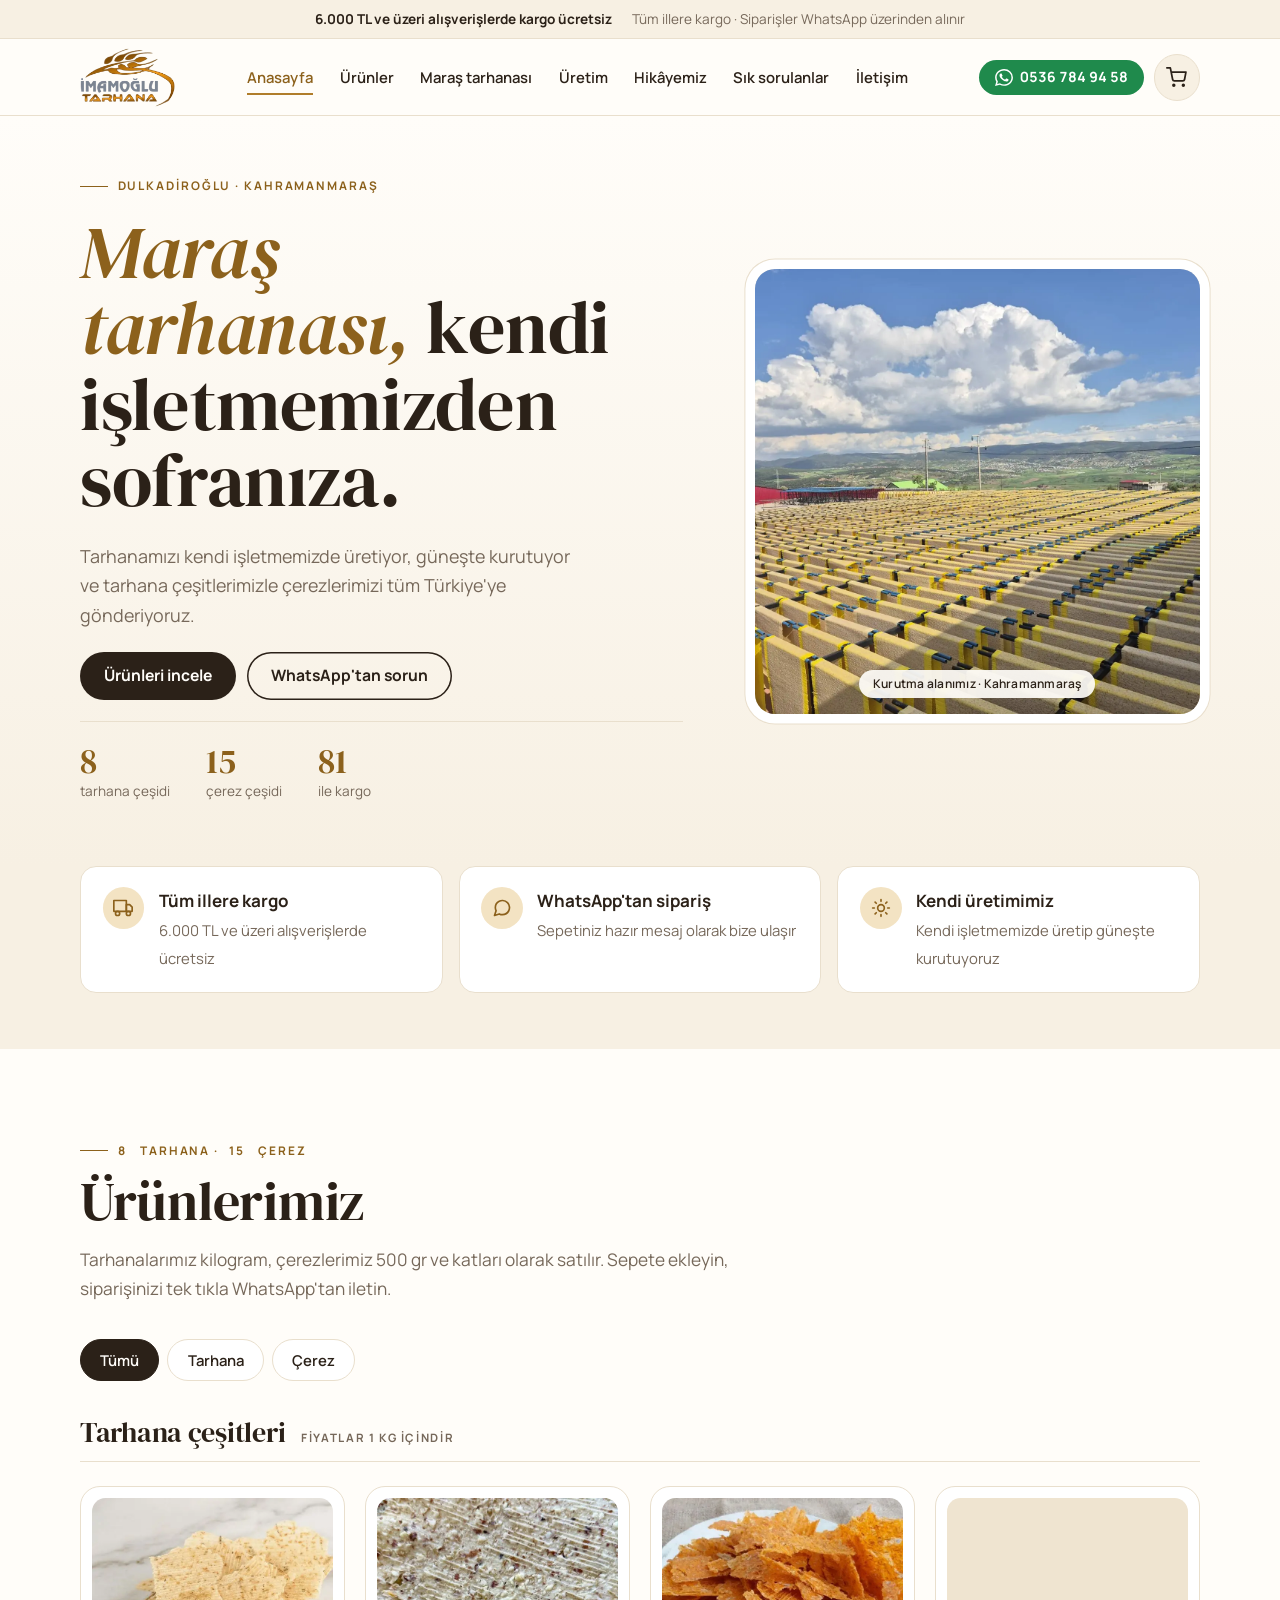
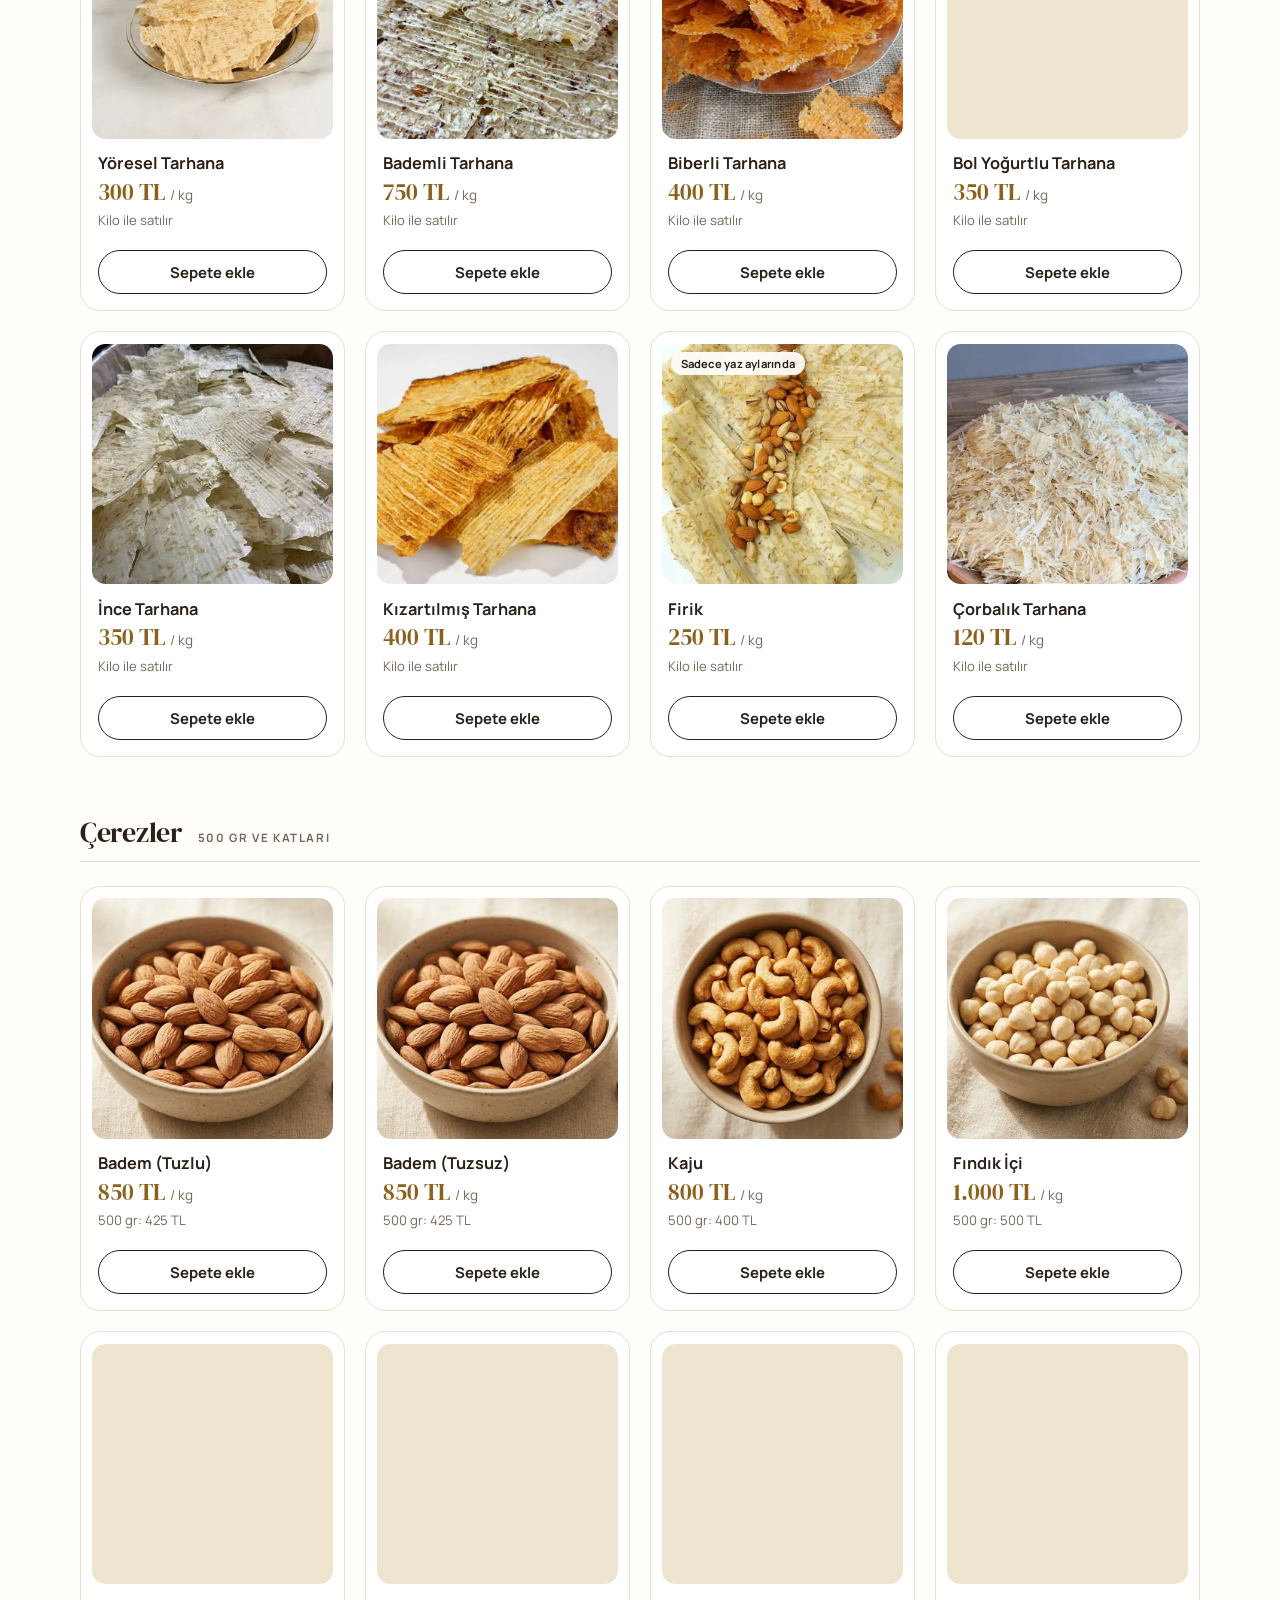
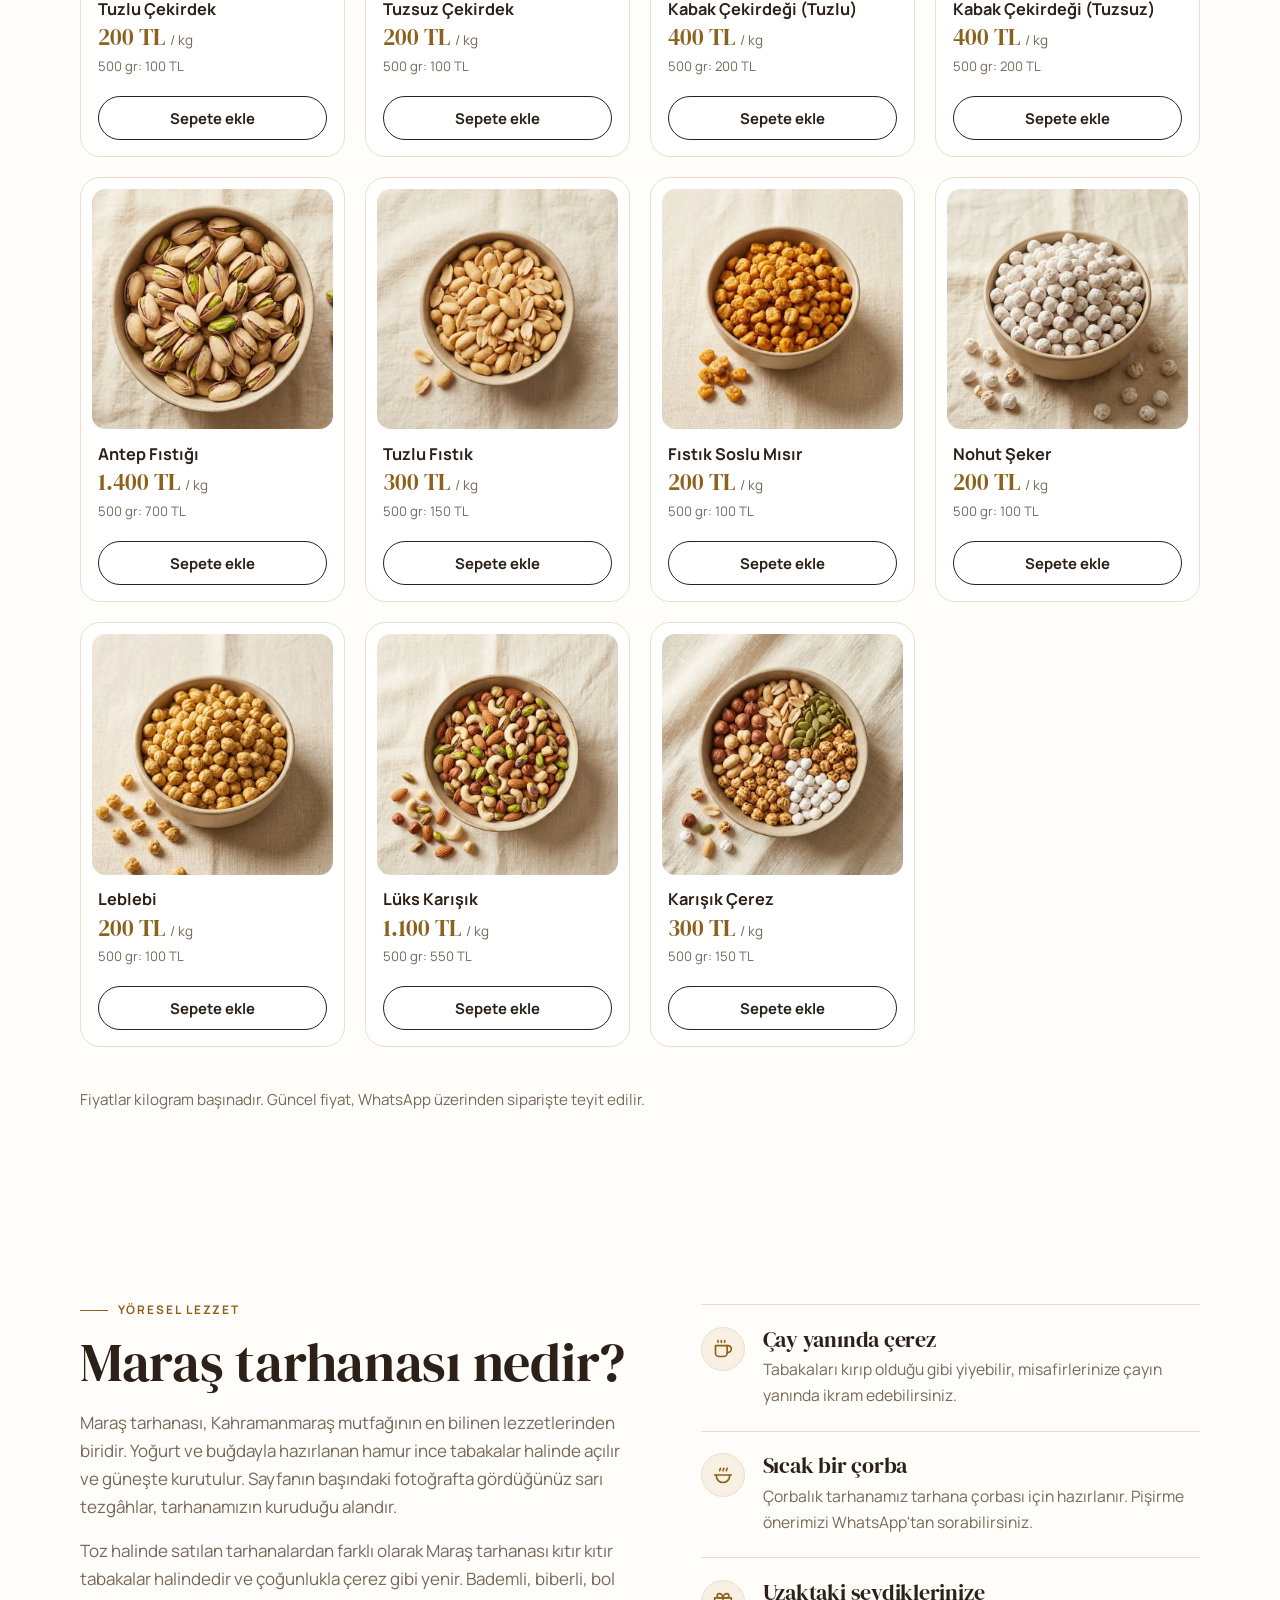
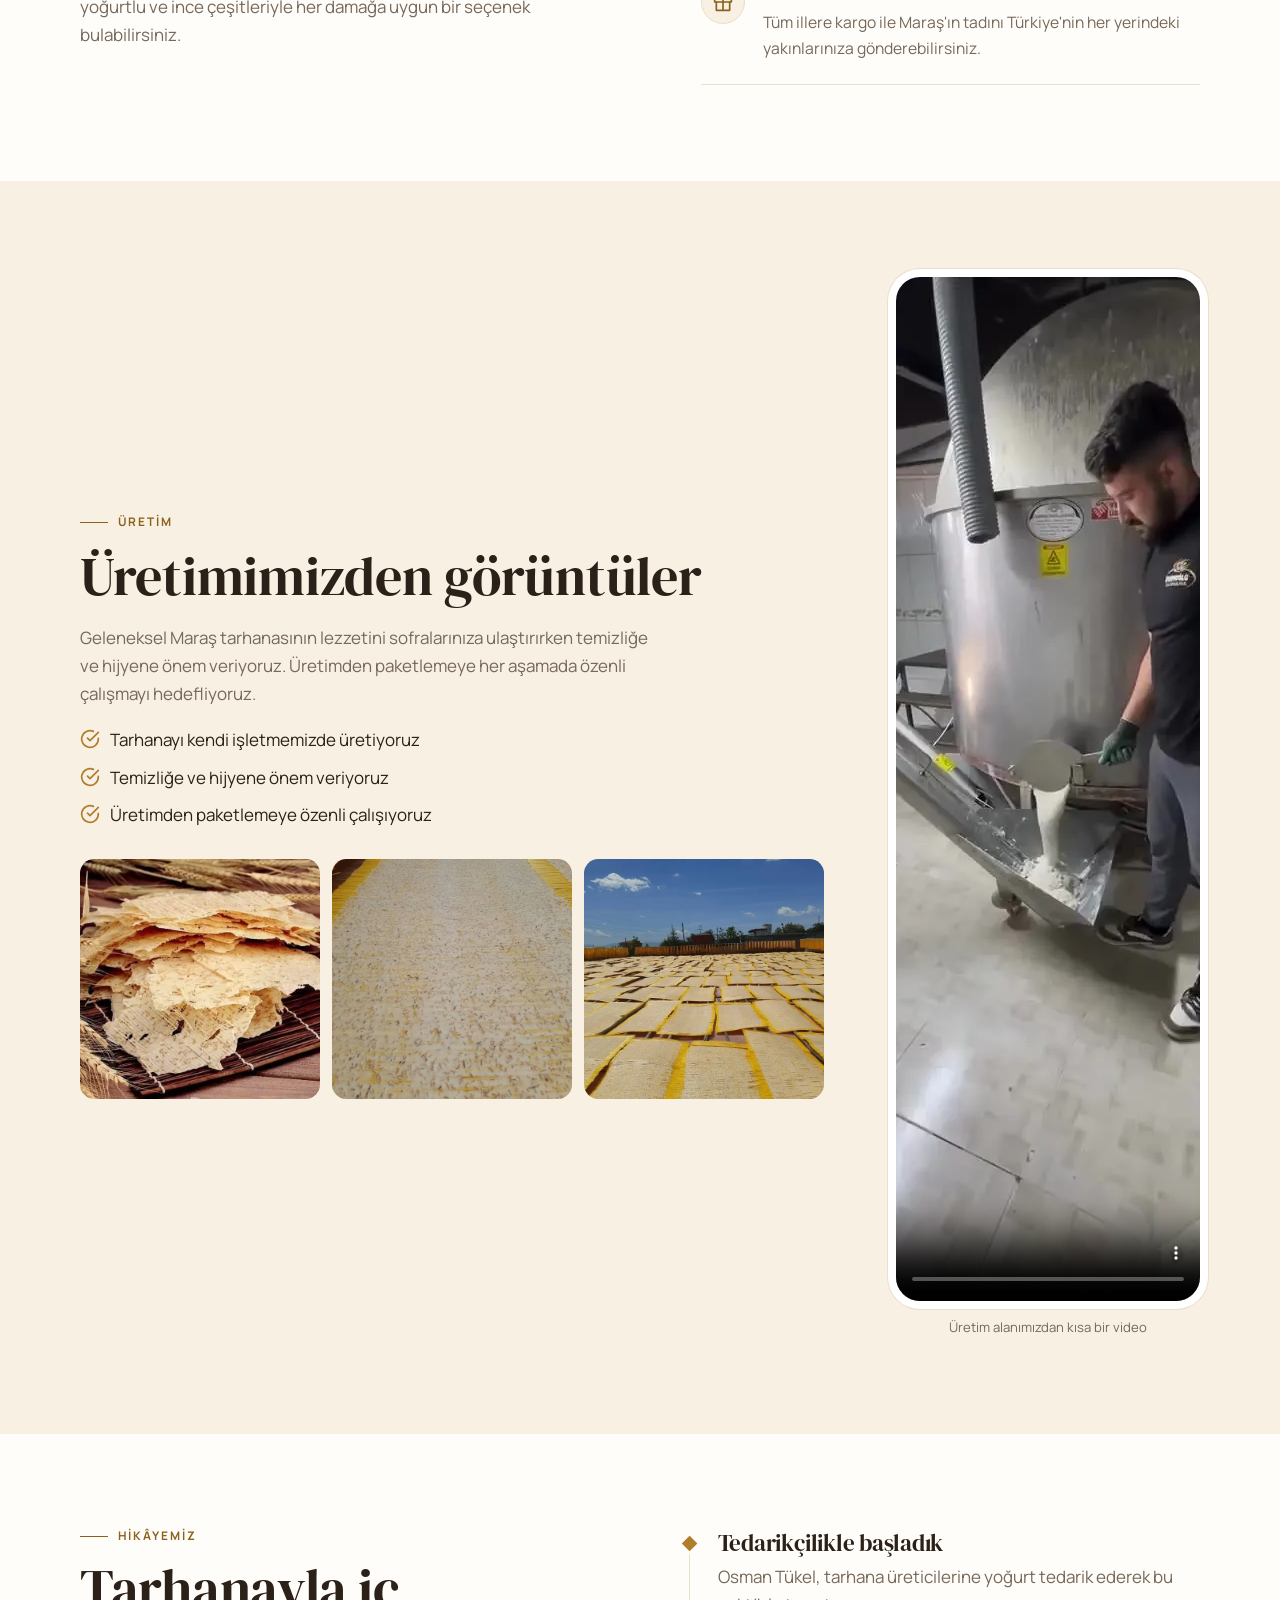
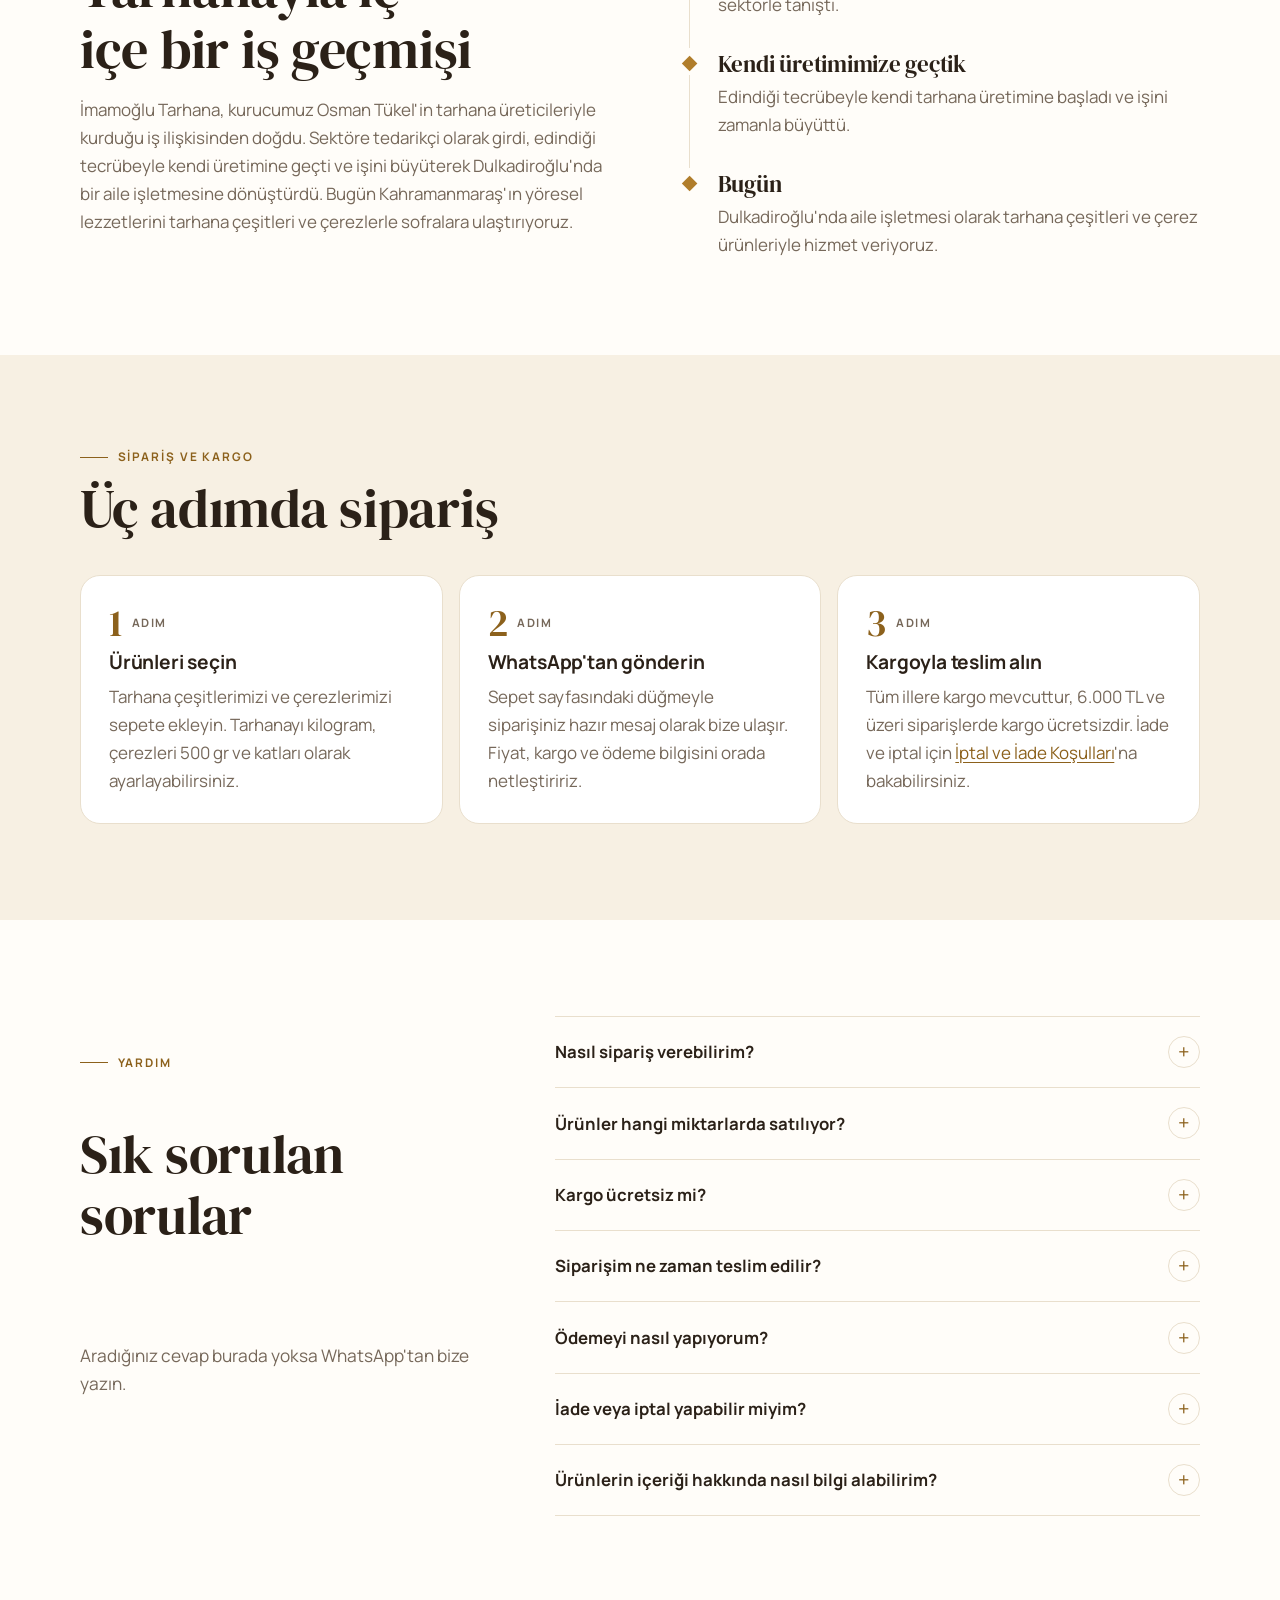
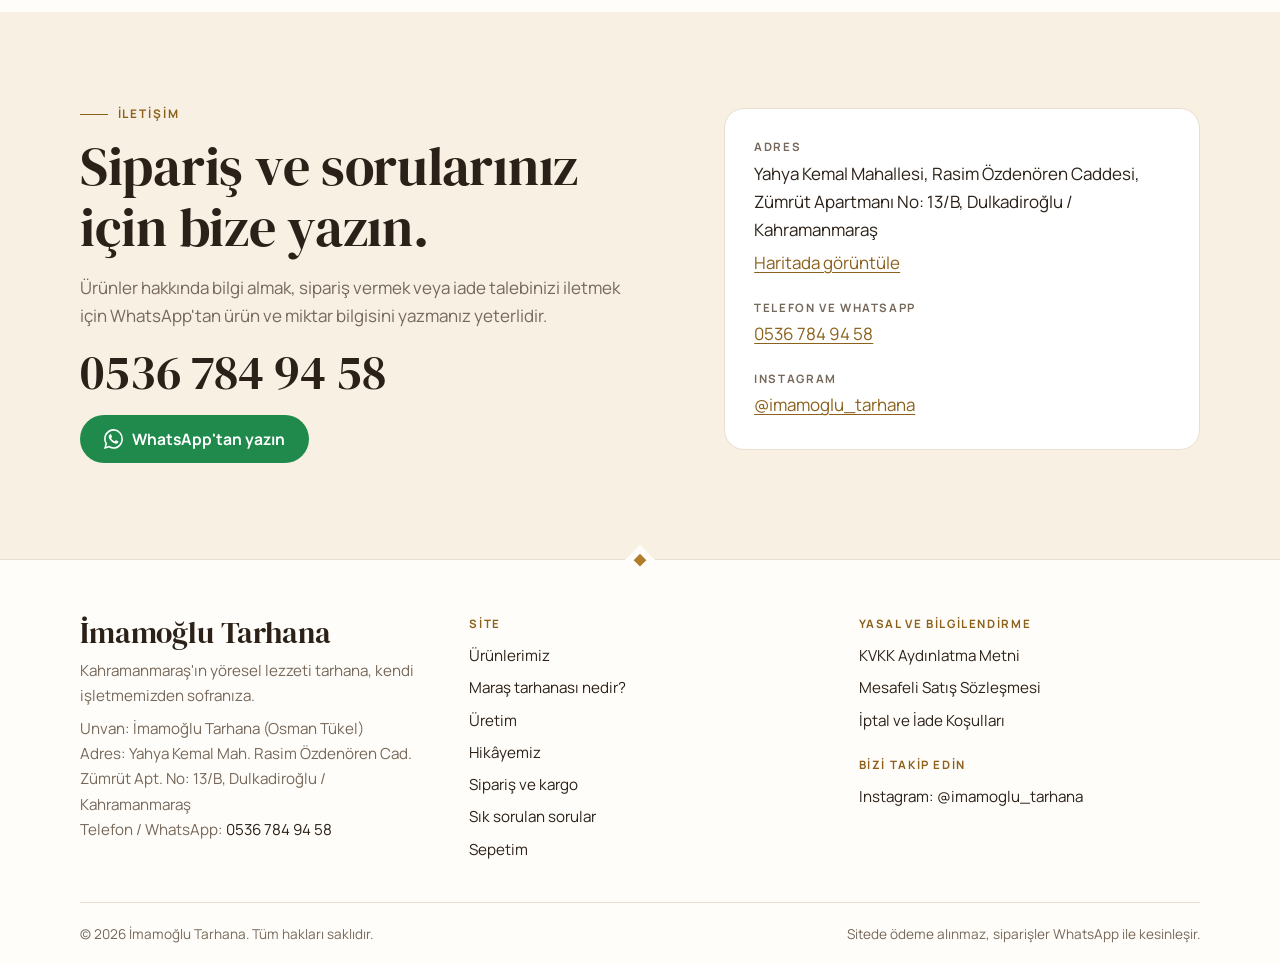
<file: index.html>
<!DOCTYPE html>
<html lang="tr">
<head>
  <meta charset="UTF-8">
  <meta name="viewport" content="width=device-width, initial-scale=1.0, viewport-fit=cover">
  <title>İmamoğlu Tarhana | Kahramanmaraş Yöresel Maraş Tarhanası ve Çerez</title>
  <meta name="description" content="Kahramanmaraş'ta kendi işletmemizde ürettiğimiz Maraş tarhanası çeşitleri ve çerezler. Sepetinizi hazırlayın, siparişinizi WhatsApp'tan iletin; tüm illere kargo, 6.000 TL üzeri ücretsiz.">
  <meta name="theme-color" content="#fffdf9">
  <link rel="canonical" href="https://imamoglutarhana.com/">
  <meta property="og:type" content="website">
  <meta property="og:locale" content="tr_TR">
  <meta property="og:site_name" content="İmamoğlu Tarhana">
  <meta property="og:title" content="İmamoğlu Tarhana | Kahramanmaraş Yöresel Maraş Tarhanası ve Çerez">
  <meta property="og:description" content="Kahramanmaraş'ta kendi işletmemizde ürettiğimiz Maraş tarhanası çeşitleri ve çerezler. Sepetinizi hazırlayın, siparişinizi WhatsApp'tan iletin; tüm illere kargo, 6.000 TL üzeri ücretsiz.">
  <meta property="og:url" content="https://imamoglutarhana.com/">
  <meta property="og:image" content="https://imamoglutarhana.com/images/og-gorsel.jpg">
  <meta property="og:image:width" content="1200">
  <meta property="og:image:height" content="630">
  <meta property="og:image:alt" content="İmamoğlu Tarhana kurutma alanında güneşte kuruyan tarhana tezgâhları">
  <meta name="twitter:card" content="summary_large_image">
  <link rel="icon" type="image/png" sizes="32x32" href="images/favicon-32.png">
  <link rel="icon" type="image/png" sizes="192x192" href="images/favicon.png">
  <link rel="apple-touch-icon" href="images/apple-touch-icon.png">
  <link rel="preconnect" href="https://fonts.googleapis.com">
  <link rel="preconnect" href="https://fonts.gstatic.com" crossorigin>
  <link href="https://fonts.googleapis.com/css2?family=DM+Serif+Display:ital@0;1&family=Manrope:wght@400;500;600;700;800&display=swap" rel="stylesheet">
  <link rel="stylesheet" href="style.css">
  <link rel="preload" as="image" type="image/webp" href="images/hero.webp" imagesrcset="images/hero-800.webp 800w, images/hero.webp 1600w" imagesizes="(min-width: 60rem) 70vw, 100vw">
  <script type="application/ld+json">{"@context": "https://schema.org", "@type": "LocalBusiness", "@id": "https://imamoglutarhana.com/#isletme", "name": "İmamoğlu Tarhana", "url": "https://imamoglutarhana.com/", "logo": "https://imamoglutarhana.com/images/logo.png", "image": "https://imamoglutarhana.com/images/hero.jpg", "description": "Kahramanmaraş Dulkadiroğlu'nda kendi işletmesinde Maraş tarhanası üreten aile işletmesi. Tarhana çeşitleri ve çerezler, tüm illere kargo.", "telephone": "+905367849458", "founder": {"@type": "Person", "name": "Osman Tükel"}, "areaServed": {"@type": "Country", "name": "Türkiye"}, "address": {"@type": "PostalAddress", "streetAddress": "Yahya Kemal Mahallesi, Rasim Özdenören Caddesi, Zümrüt Apartmanı No: 13/B", "addressLocality": "Dulkadiroğlu", "addressRegion": "Kahramanmaraş", "addressCountry": "TR"}, "sameAs": ["https://www.instagram.com/imamoglu_tarhana"]}</script>
  <script type="application/ld+json">{"@context": "https://schema.org", "@type": "FAQPage", "mainEntity": [{"@type": "Question", "name": "Nasıl sipariş verebilirim?", "acceptedAnswer": {"@type": "Answer", "text": "Ürünleri sepete ekleyin, sepet sayfasında \"WhatsApp ile sipariş ver\" düğmesine basın. Siparişiniz hazır bir mesaj olarak WhatsApp'ta bize ulaşır; ödeme ve teslimat ayrıntılarını orada birlikte netleştiririz."}}, {"@type": "Question", "name": "Ürünler hangi miktarlarda satılıyor?", "acceptedAnswer": {"@type": "Answer", "text": "Tarhanalarımız kilogram olarak (1 kg, 2 kg, 3 kg...), çerezlerimiz 500 gr ve katları olarak satılır. Sepette miktarı artı ve eksi düğmeleriyle ya da kutuya yazarak ayarlayabilirsiniz."}}, {"@type": "Question", "name": "Kargo ücretsiz mi?", "acceptedAnswer": {"@type": "Answer", "text": "6.000 TL ve üzerindeki alışverişlerde kargo ücretsizdir. Daha düşük tutarlı siparişlerde kargo ücreti gönderim adresine göre değişebilir; sipariş öncesinde bilgi verilir."}}, {"@type": "Question", "name": "Siparişim ne zaman teslim edilir?", "acceptedAnswer": {"@type": "Answer", "text": "Teslimat süresi gönderim adresine ve kargo yoğunluğuna göre değişir. Tahmini süreyi sipariş vermeden önce WhatsApp'tan sorabilirsiniz."}}, {"@type": "Question", "name": "Ödemeyi nasıl yapıyorum?", "acceptedAnswer": {"@type": "Answer", "text": "Ödeme yöntemi WhatsApp'taki görüşmede, siparişiniz netleşirken bildirilir. Sitede kart bilgisi alınmaz."}}, {"@type": "Question", "name": "İade veya iptal yapabilir miyim?", "acceptedAnswer": {"@type": "Answer", "text": "Kargoya verilmeden önce siparişinizi iptal edebilirsiniz. İade koşulları gıda ürünlerinin özelliklerine göre değişir; ayrıntılar İptal ve İade Koşulları sayfasındadır."}}, {"@type": "Question", "name": "Ürünlerin içeriği hakkında nasıl bilgi alabilirim?", "acceptedAnswer": {"@type": "Answer", "text": "İlgilendiğiniz ürünün adını belirterek WhatsApp üzerinden bize yazabilirsiniz."}}]}</script>
  <script src="urunler.js" defer></script>
  <script src="site.js" defer></script>
</head>
<body>
<a class="atla" href="#icerik">İçeriğe geç</a>
<div class="gorunmez" id="duyuru-alani" role="status" aria-live="polite"></div>
<div class="duyuru"><div class="kapsayici"><strong>6.000 TL ve üzeri alışverişlerde kargo ücretsiz</strong><span>Tüm illere kargo · Siparişler WhatsApp üzerinden alınır</span></div></div>
<header class="site-ust">
  <div class="kapsayici">
    <a class="logo-link" href="#anasayfa" aria-label="İmamoğlu Tarhana ana sayfa"><picture><source type="image/webp" srcset="images/logo.webp"><img class="logo" src="images/logo.png" alt="İmamoğlu Tarhana" width="360" height="235"></picture></a>
    <nav id="ana-menu" aria-label="Ana menü">
        <a href="#anasayfa">Anasayfa</a>
        <a href="#urunler">Ürünler</a>
        <a href="#maras-tarhanasi">Maraş tarhanası</a>
        <a href="#uretim">Üretim</a>
        <a href="#hakkimizda">Hikâyemiz</a>
        <a href="#sss">Sık sorulanlar</a>
        <a href="#iletisim">İletişim</a>
    </nav>
    <div class="ust-sag">
      <a class="wa-hap" href="https://wa.me/905367849458" target="_blank" rel="noopener noreferrer" aria-label="WhatsApp: 0536 784 94 58"><img src="images/whatsapp.svg" alt="" width="18" height="18"><span>0536 784 94 58</span></a>
      <a class="sepet-link" href="sepet.html" aria-label="Sepetim"><svg viewBox="0 0 24 24" fill="none" stroke="currentColor" stroke-width="2" stroke-linecap="round" stroke-linejoin="round" aria-hidden="true"><circle cx="9" cy="21" r="1"/><circle cx="20" cy="21" r="1"/><path d="M1 1h4l2.68 13.39a2 2 0 0 0 2 1.61h9.72a2 2 0 0 0 2-1.61L23 6H6"/></svg><span class="sepet-sayac" hidden>0</span></a>
    </div>
    <button class="menu-dugme" type="button" aria-expanded="false" aria-controls="ana-menu" aria-label="Menüyü aç"><span></span></button>
  </div>
</header>
<main id="icerik">

  <section class="hero" id="anasayfa" aria-labelledby="hero-baslik">
    <div class="kapsayici hero-ic">
      <figure class="hero-foto">
        <picture>
          <source type="image/webp" srcset="images/hero-800.webp 800w, images/hero.webp 1600w" sizes="(min-width: 60rem) 70vw, 100vw">
          <img src="images/hero.jpg" srcset="images/hero-800.jpg 800w, images/hero.jpg 1600w" sizes="(min-width: 60rem) 70vw, 100vw" alt="Kurutma alanımızda sıra sıra dizilmiş, güneşte kuruyan tarhana tezgâhları" width="1600" height="1200" fetchpriority="high">
        </picture>
        <figcaption>Kurutma alanımız · Kahramanmaraş</figcaption>
      </figure>
      <div class="hero-panel">
        <span class="ust-etiket">Dulkadiroğlu · Kahramanmaraş</span>
        <h1 id="hero-baslik"><em>Maraş tarhanası,</em> kendi işletmemizden sofranıza.</h1>
        <p>Tarhanamızı kendi işletmemizde üretiyor, güneşte kurutuyor ve tarhana çeşitlerimizle çerezlerimizi tüm Türkiye'ye gönderiyoruz.</p>
        <div class="hero-butonlar">
          <a class="buton buton-ana" href="#urunler">Ürünleri incele</a>
          <a class="buton buton-cizgi" href="https://wa.me/905367849458?text=Merhaba%2C%20%C4%B0mamo%C4%9Flu%20Tarhana%20%C3%BCr%C3%BCnleri%20hakk%C4%B1nda%20bilgi%20almak%20istiyorum." target="_blank" rel="noopener noreferrer">WhatsApp'tan sorun</a>
        </div>
        <div class="hero-sayilar">
          <div><strong data-urun-sayisi="tarhana">8</strong><span>tarhana çeşidi</span></div>
          <div><strong data-urun-sayisi="cerez">15</strong><span>çerez çeşidi</span></div>
          <div><strong>81</strong><span>ile kargo</span></div>
        </div>
      </div>
    </div>
  </section>

  <section class="avantaj" aria-label="Neden İmamoğlu Tarhana">
    <div class="serit" aria-hidden="true"></div>
    <div class="kapsayici">
      <ul>
        <li><span class="ikon"><svg viewBox="0 0 24 24" fill="none" stroke="currentColor" stroke-width="2" stroke-linecap="round" stroke-linejoin="round" aria-hidden="true"><rect x="1" y="3" width="15" height="13"/><polygon points="16 8 20 8 23 11 23 16 16 16 16 8"/><circle cx="5.5" cy="18.5" r="2.5"/><circle cx="18.5" cy="18.5" r="2.5"/></svg></span><div><strong>Tüm illere kargo</strong><span>6.000 TL ve üzeri alışverişlerde ücretsiz</span></div></li>
        <li><span class="ikon"><svg viewBox="0 0 24 24" fill="none" stroke="currentColor" stroke-width="2" stroke-linecap="round" stroke-linejoin="round" aria-hidden="true"><path d="M21 11.5a8.38 8.38 0 0 1-.9 3.8 8.5 8.5 0 0 1-7.6 4.7 8.38 8.38 0 0 1-3.8-.9L3 21l1.9-5.7a8.38 8.38 0 0 1-.9-3.8 8.5 8.5 0 0 1 4.7-7.6 8.38 8.38 0 0 1 3.8-.9h.5a8.48 8.48 0 0 1 8 8v.5z"/></svg></span><div><strong>WhatsApp'tan sipariş</strong><span>Sepetiniz hazır mesaj olarak bize ulaşır</span></div></li>
        <li><span class="ikon"><svg viewBox="0 0 24 24" fill="none" stroke="currentColor" stroke-width="2" stroke-linecap="round" stroke-linejoin="round" aria-hidden="true"><circle cx="12" cy="12" r="4"/><path d="M12 2v2M12 20v2M4.93 4.93l1.41 1.41M17.66 17.66l1.41 1.41M2 12h2M20 12h2M6.34 17.66l-1.41 1.41M19.07 4.93l-1.41 1.41"/></svg></span><div><strong>Kendi üretimimiz</strong><span>Kendi işletmemizde üretip güneşte kurutuyoruz</span></div></li>
      </ul>
    </div>
  </section>

  <section class="bolum" id="urunler" aria-labelledby="urunler-baslik">
    <div class="kapsayici">
      <div class="bolum-baslik">
        <span class="ust-etiket"><span data-urun-sayisi="tarhana">8</span>&nbsp;tarhana · <span data-urun-sayisi="cerez">15</span>&nbsp;çerez</span>
        <h2 id="urunler-baslik">Ürünlerimiz</h2>
        <p>Tarhanalarımız kilogram, çerezlerimiz 500 gr ve katları olarak satılır. Sepete ekleyin, siparişinizi tek tıkla WhatsApp'tan iletin.</p>
      </div>
      <div class="filtre" role="group" aria-label="Ürün kategorisi">
        <button class="chip" type="button" data-filtre="tumu" aria-pressed="true">Tümü</button>
        <button class="chip" type="button" data-filtre="tarhana" aria-pressed="false">Tarhana</button>
        <button class="chip" type="button" data-filtre="cerez" aria-pressed="false">Çerez</button>
      </div>
      <noscript><p class="noscript-uyari">Ürünleri ve sepeti görmek için tarayıcınızda JavaScript açık olmalı. Siparişinizi doğrudan WhatsApp'tan da iletebilirsiniz: <a href="https://wa.me/905367849458">0536 784 94 58</a></p></noscript>

      <div class="urun-grup" data-kategori="tarhana">
        <h3 class="grup-baslik">Tarhana çeşitleri <small>Fiyatlar 1 kg içindir</small></h3>
        <div class="urun-izgara" data-urun-izgara="tarhana"></div>
      </div>

      <div class="urun-grup" data-kategori="cerez">
        <h3 class="grup-baslik">Çerezler <small>500 gr ve katları</small></h3>
        <div class="urun-izgara" data-urun-izgara="cerez"></div>
      </div>
      <p class="urun-notu">Fiyatlar kilogram başınadır. Güncel fiyat, WhatsApp üzerinden siparişte teyit edilir.</p>
    </div>
  </section>

  <section class="bolum" id="maras-tarhanasi" aria-labelledby="tarhana-baslik">
    <div class="kapsayici tanitim">
      <div class="tanitim-metin">
        <span class="ust-etiket">Yöresel lezzet</span>
        <h2 id="tarhana-baslik">Maraş tarhanası nedir?</h2>
        <p>Maraş tarhanası, Kahramanmaraş mutfağının en bilinen lezzetlerinden biridir. Yoğurt ve buğdayla hazırlanan hamur ince tabakalar halinde açılır ve güneşte kurutulur. Sayfanın başındaki fotoğrafta gördüğünüz sarı tezgâhlar, tarhanamızın kuruduğu alandır.</p>
        <p>Toz halinde satılan tarhanalardan farklı olarak Maraş tarhanası kıtır kıtır tabakalar halindedir ve çoğunlukla çerez gibi yenir. Bademli, biberli, bol yoğurtlu ve ince çeşitleriyle her damağa uygun bir seçenek bulabilirsiniz.</p>
      </div>
      <ul class="yeme">
        <li><span class="ikon"><svg viewBox="0 0 24 24" fill="none" stroke="currentColor" stroke-width="2" stroke-linecap="round" stroke-linejoin="round" aria-hidden="true"><path d="M17 8h1a4 4 0 1 1 0 8h-1"/><path d="M3 8h14v9a4 4 0 0 1-4 4H7a4 4 0 0 1-4-4Z"/><line x1="6" y1="2" x2="6" y2="4"/><line x1="10" y1="2" x2="10" y2="4"/><line x1="14" y1="2" x2="14" y2="4"/></svg></span><h3>Çay yanında çerez</h3><p>Tabakaları kırıp olduğu gibi yiyebilir, misafirlerinize çayın yanında ikram edebilirsiniz.</p></li>
        <li><span class="ikon"><svg viewBox="0 0 24 24" fill="none" stroke="currentColor" stroke-width="2" stroke-linecap="round" stroke-linejoin="round" aria-hidden="true"><path d="M2 12h20"/><path d="M20 12v1a8 8 0 0 1-16 0v-1"/><path d="M8 7c0-1.5 1-1.5 1-3M12 7c0-1.5 1-1.5 1-3M16 7c0-1.5 1-1.5 1-3"/></svg></span><h3>Sıcak bir çorba</h3><p>Çorbalık tarhanamız tarhana çorbası için hazırlanır. Pişirme önerimizi WhatsApp'tan sorabilirsiniz.</p></li>
        <li><span class="ikon"><svg viewBox="0 0 24 24" fill="none" stroke="currentColor" stroke-width="2" stroke-linecap="round" stroke-linejoin="round" aria-hidden="true"><polyline points="20 12 20 22 4 22 4 12"/><rect x="2" y="7" width="20" height="5"/><line x1="12" y1="22" x2="12" y2="7"/><path d="M12 7H7.5a2.5 2.5 0 0 1 0-5C11 2 12 7 12 7z"/><path d="M12 7h4.5a2.5 2.5 0 0 0 0-5C13 2 12 7 12 7z"/></svg></span><h3>Uzaktaki sevdiklerinize</h3><p>Tüm illere kargo ile Maraş'ın tadını Türkiye'nin her yerindeki yakınlarınıza gönderebilirsiniz.</p></li>
      </ul>
    </div>
  </section>

  <section class="bolum uretim" id="uretim" aria-labelledby="uretim-baslik">
    <div class="kapsayici uretim-ic">
      <div class="uretim-yazi">
        <span class="ust-etiket">Üretim</span>
        <h2 id="uretim-baslik">Üretimimizden görüntüler</h2>
        <p>Geleneksel Maraş tarhanasının lezzetini sofralarınıza ulaştırırken temizliğe ve hijyene önem veriyoruz. Üretimden paketlemeye her aşamada özenli çalışmayı hedefliyoruz.</p>
        <ul class="madde-liste">
          <li><svg viewBox="0 0 24 24" fill="none" stroke="currentColor" stroke-width="2" stroke-linecap="round" stroke-linejoin="round" aria-hidden="true"><path d="M22 11.08V12a10 10 0 1 1-5.93-9.14"/><polyline points="22 4 12 14.01 9 11.01"/></svg> Tarhanayı kendi işletmemizde üretiyoruz</li>
          <li><svg viewBox="0 0 24 24" fill="none" stroke="currentColor" stroke-width="2" stroke-linecap="round" stroke-linejoin="round" aria-hidden="true"><path d="M22 11.08V12a10 10 0 1 1-5.93-9.14"/><polyline points="22 4 12 14.01 9 11.01"/></svg> Temizliğe ve hijyene önem veriyoruz</li>
          <li><svg viewBox="0 0 24 24" fill="none" stroke="currentColor" stroke-width="2" stroke-linecap="round" stroke-linejoin="round" aria-hidden="true"><path d="M22 11.08V12a10 10 0 1 1-5.93-9.14"/><polyline points="22 4 12 14.01 9 11.01"/></svg> Üretimden paketlemeye özenli çalışıyoruz</li>
        </ul>
        <div class="kareler">
          <figure><picture><source type="image/webp" srcset="images/banner.webp"><img src="images/banner.jpg" alt="Kurutulmuş Maraş tarhanası ve buğday başakları" width="779" height="606" loading="lazy"></picture></figure>
          <figure><picture><source type="image/webp" srcset="images/banner3.webp"><img src="images/banner3.jpg" alt="Kurutma tezgâhında serilmiş tarhana" width="668" height="836" loading="lazy"></picture></figure>
          <figure><picture><source type="image/webp" srcset="images/banner4.webp"><img src="images/banner4.jpg" alt="Açık havada kurutulan tarhana tabakaları" width="837" height="618" loading="lazy"></picture></figure>
        </div>
      </div>
      <div class="video-kutu">
        <video controls playsinline preload="none" poster="images/uretim-kapak.webp" width="576" height="1024" aria-label="İmamoğlu Tarhana üretim videosu">
          <source src="videos/uretim.mp4" type="video/mp4">
          Tarayıcınız videoyu desteklemiyor. <a href="videos/uretim.mp4">Videoyu indirerek izleyebilirsiniz.</a>
        </video>
        <p>Üretim alanımızdan kısa bir video</p>
      </div>
    </div>
  </section>

  <section class="bolum" id="hakkimizda" aria-labelledby="hakkimizda-baslik">
    <div class="kapsayici hikaye-ic">
      <div>
        <span class="ust-etiket">Hikâyemiz</span>
        <h2 id="hakkimizda-baslik">Tarhanayla iç içe bir iş geçmişi</h2>
        <p class="hikaye-ozet">İmamoğlu Tarhana, kurucumuz Osman Tükel'in tarhana üreticileriyle kurduğu iş ilişkisinden doğdu. Sektöre tedarikçi olarak girdi, edindiği tecrübeyle kendi üretimine geçti ve işini büyüterek Dulkadiroğlu'nda bir aile işletmesine dönüştürdü. Bugün Kahramanmaraş'ın yöresel lezzetlerini tarhana çeşitleri ve çerezlerle sofralara ulaştırıyoruz.</p>
      </div>
      <ol class="zaman">
        <li><h3>Tedarikçilikle başladık</h3><p>Osman Tükel, tarhana üreticilerine yoğurt tedarik ederek bu sektörle tanıştı.</p></li>
        <li><h3>Kendi üretimimize geçtik</h3><p>Edindiği tecrübeyle kendi tarhana üretimine başladı ve işini zamanla büyüttü.</p></li>
        <li><h3>Bugün</h3><p>Dulkadiroğlu'nda aile işletmesi olarak tarhana çeşitleri ve çerez ürünleriyle hizmet veriyoruz.</p></li>
      </ol>
    </div>
  </section>

  <section class="bolum siparis-bant" id="siparis-bilgileri" aria-labelledby="siparis-baslik">
    <div class="kapsayici">
      <div class="bolum-baslik">
        <span class="ust-etiket">Sipariş ve kargo</span>
        <h2 id="siparis-baslik">Üç adımda sipariş</h2>
      </div>
      <ol class="adimlar">
        <li class="adim"><span class="adim-no"><b>1</b>Adım</span><h3>Ürünleri seçin</h3><p>Tarhana çeşitlerimizi ve çerezlerimizi sepete ekleyin. Tarhanayı kilogram, çerezleri 500 gr ve katları olarak ayarlayabilirsiniz.</p></li>
        <li class="adim"><span class="adim-no"><b>2</b>Adım</span><h3>WhatsApp'tan gönderin</h3><p>Sepet sayfasındaki düğmeyle siparişiniz hazır mesaj olarak bize ulaşır. Fiyat, kargo ve ödeme bilgisini orada netleştiririz.</p></li>
        <li class="adim"><span class="adim-no"><b>3</b>Adım</span><h3>Kargoyla teslim alın</h3><p>Tüm illere kargo mevcuttur, 6.000 TL ve üzeri siparişlerde kargo ücretsizdir. İade ve iptal için <a href="iade-kosullari.html">İptal ve İade Koşulları</a>'na bakabilirsiniz.</p></li>
      </ol>
    </div>
  </section>

  <section class="bolum" id="sss" aria-labelledby="sss-baslik">
    <div class="kapsayici sss-ic">
      <div class="bolum-baslik">
        <span class="ust-etiket">Yardım</span>
        <h2 id="sss-baslik">Sık sorulan sorular</h2>
        <p>Aradığınız cevap burada yoksa WhatsApp'tan bize yazın.</p>
      </div>
      <div class="sss-liste">
        <details><summary>Nasıl sipariş verebilirim?</summary><p>Ürünleri sepete ekleyin, sepet sayfasında "WhatsApp ile sipariş ver" düğmesine basın. Siparişiniz hazır bir mesaj olarak WhatsApp'ta bize ulaşır; ödeme ve teslimat ayrıntılarını orada birlikte netleştiririz.</p></details>
        <details><summary>Ürünler hangi miktarlarda satılıyor?</summary><p>Tarhanalarımız kilogram olarak (1 kg, 2 kg, 3 kg...), çerezlerimiz 500 gr ve katları olarak satılır. Sepette miktarı artı ve eksi düğmeleriyle ya da kutuya yazarak ayarlayabilirsiniz.</p></details>
        <details><summary>Kargo ücretsiz mi?</summary><p>6.000 TL ve üzerindeki alışverişlerde kargo ücretsizdir. Daha düşük tutarlı siparişlerde kargo ücreti gönderim adresine göre değişebilir; sipariş öncesinde bilgi verilir.</p></details>
        <details><summary>Siparişim ne zaman teslim edilir?</summary><p>Teslimat süresi gönderim adresine ve kargo yoğunluğuna göre değişir. Tahmini süreyi sipariş vermeden önce WhatsApp'tan sorabilirsiniz.</p></details>
        <details><summary>Ödemeyi nasıl yapıyorum?</summary><p>Ödeme yöntemi WhatsApp'taki görüşmede, siparişiniz netleşirken bildirilir. Sitede kart bilgisi alınmaz.</p></details>
        <details><summary>İade veya iptal yapabilir miyim?</summary><p>Kargoya verilmeden önce siparişinizi iptal edebilirsiniz. İade koşulları gıda ürünlerinin özelliklerine göre değişir; ayrıntılar <a href="iade-kosullari.html">İptal ve İade Koşulları</a> sayfasındadır.</p></details>
        <details><summary>Ürünlerin içeriği hakkında nasıl bilgi alabilirim?</summary><p>İlgilendiğiniz ürünün adını belirterek WhatsApp üzerinden bize yazabilirsiniz.</p></details>
      </div>
    </div>
  </section>

  <section class="bolum siparis-bant" id="iletisim" aria-labelledby="iletisim-baslik">
    <div class="kapsayici iletisim-ic">
      <div class="iletisim-yazi">
        <span class="ust-etiket">İletişim</span>
        <h2 id="iletisim-baslik">Sipariş ve sorularınız için bize yazın.</h2>
        <p>Ürünler hakkında bilgi almak, sipariş vermek veya iade talebinizi iletmek için WhatsApp'tan ürün ve miktar bilgisini yazmanız yeterlidir.</p>
        <a class="iletisim-no" href="tel:+905367849458">0536 784 94 58</a>
        <div class="hero-butonlar">
          <a class="buton buton-wa" href="https://wa.me/905367849458" target="_blank" rel="noopener noreferrer"><img src="images/whatsapp.svg" alt="" width="18" height="18"> WhatsApp'tan yazın</a>
        </div>
      </div>
      <div class="iletisim-kart">
        <div><h3>Adres</h3><p>Yahya Kemal Mahallesi, Rasim Özdenören Caddesi, Zümrüt Apartmanı No: 13/B, Dulkadiroğlu / Kahramanmaraş</p><p><a href="https://www.google.com/maps/search/?api=1&amp;query=Yahya%20Kemal%20Mahallesi%20Rasim%20%C3%96zden%C3%B6ren%20Caddesi%20Z%C3%BCmr%C3%BCt%20Apartman%C4%B1%2013/B%20Dulkadiro%C4%9Flu%20Kahramanmara%C5%9F" target="_blank" rel="noopener noreferrer">Haritada görüntüle</a></p></div>
        <div><h3>Telefon ve WhatsApp</h3><p><a href="tel:+905367849458">0536 784 94 58</a></p></div>
        <div><h3>Instagram</h3><p><a href="https://www.instagram.com/imamoglu_tarhana" target="_blank" rel="noopener noreferrer">@imamoglu_tarhana</a></p></div>
      </div>
    </div>
  </section>

</main>

<div class="sepet-bar" id="sepet-bar" hidden>
  <p><span id="sepet-bar-adet">0 ürün</span><strong id="sepet-bar-tutar">0 TL</strong></p>
  <a href="sepet.html">Sepete git</a>
</div>
<footer class="site-altbilgi">
  <div class="serit" aria-hidden="true"></div>
  <div class="kapsayici">
    <div class="altbilgi-icerik">
      <div>
        <h2>İmamoğlu Tarhana</h2>
        <p>Kahramanmaraş'ın yöresel lezzeti tarhana, kendi işletmemizden sofranıza.</p>
        <p>Unvan: İmamoğlu Tarhana (Osman Tükel)<br>
        Adres: Yahya Kemal Mah. Rasim Özdenören Cad. Zümrüt Apt. No: 13/B, Dulkadiroğlu / Kahramanmaraş<br>
        Telefon / WhatsApp: <a href="tel:+905367849458">0536 784 94 58</a></p>
      </div>
      <div>
        <h3>Site</h3>
        <ul>
          <li><a href="#urunler">Ürünlerimiz</a></li>
          <li><a href="#maras-tarhanasi">Maraş tarhanası nedir?</a></li>
          <li><a href="#uretim">Üretim</a></li>
          <li><a href="#hakkimizda">Hikâyemiz</a></li>
          <li><a href="#siparis-bilgileri">Sipariş ve kargo</a></li>
          <li><a href="#sss">Sık sorulan sorular</a></li>
          <li><a href="sepet.html">Sepetim</a></li>
        </ul>
      </div>
      <div>
        <h3>Yasal ve bilgilendirme</h3>
        <ul>
          <li><a href="kvkk.html">KVKK Aydınlatma Metni</a></li>
          <li><a href="mesafeli-satis-sozlesmesi.html">Mesafeli Satış Sözleşmesi</a></li>
          <li><a href="iade-kosullari.html">İptal ve İade Koşulları</a></li>
        </ul>
        <h3>Bizi takip edin</h3>
        <ul>
          <li><a href="https://www.instagram.com/imamoglu_tarhana" target="_blank" rel="noopener noreferrer">Instagram: @imamoglu_tarhana</a></li>
        </ul>
      </div>
    </div>
    <div class="altbilgi-alt"><span>© <span data-yil>2026</span> İmamoğlu Tarhana. Tüm hakları saklıdır.</span><span>Sitede ödeme alınmaz, siparişler WhatsApp ile kesinleşir.</span></div>
  </div>
</footer>
</body>
</html>
</file>
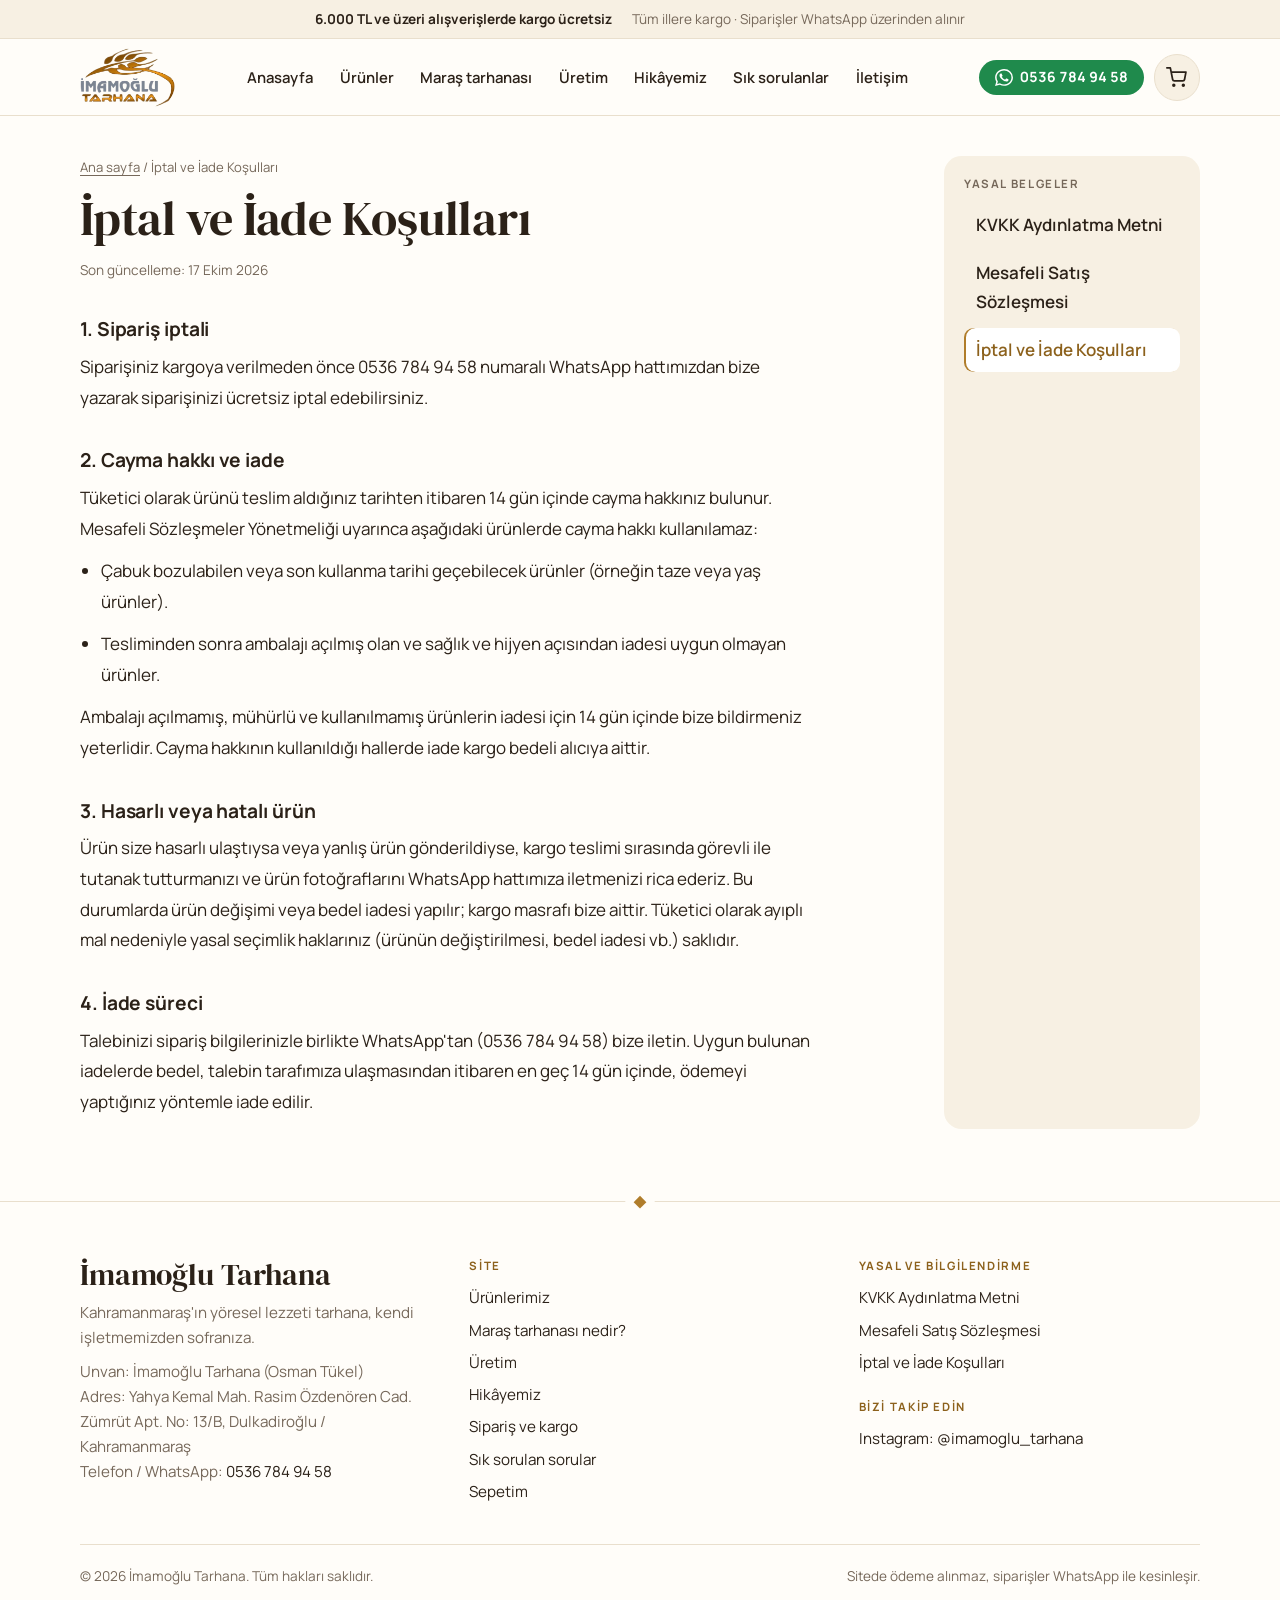
<file: iade-kosullari.html>
<!DOCTYPE html>
<html lang="tr">
<head>
  <meta charset="UTF-8">
  <meta name="viewport" content="width=device-width, initial-scale=1.0, viewport-fit=cover">
  <title>İptal ve İade Koşulları | İmamoğlu Tarhana</title>
  <meta name="description" content="İmamoğlu Tarhana İptal ve İade Koşulları: sipariş iptali, cayma hakkı ve hasarlı ürün süreci.">
  <meta name="theme-color" content="#fffdf9">
  <meta name="robots" content="noindex,follow">
  <link rel="canonical" href="https://imamoglutarhana.com/iade-kosullari.html">
  <link rel="icon" type="image/png" sizes="32x32" href="images/favicon-32.png">
  <link rel="icon" type="image/png" sizes="192x192" href="images/favicon.png">
  <link rel="apple-touch-icon" href="images/apple-touch-icon.png">
  <link rel="preconnect" href="https://fonts.googleapis.com">
  <link rel="preconnect" href="https://fonts.gstatic.com" crossorigin>
  <link href="https://fonts.googleapis.com/css2?family=DM+Serif+Display:ital@0;1&family=Manrope:wght@400;500;600;700;800&display=swap" rel="stylesheet">
  <link rel="stylesheet" href="style.css">
  <script src="urunler.js" defer></script>
  <script src="site.js" defer></script>
</head>
<body>
<a class="atla" href="#icerik">İçeriğe geç</a>
<div class="gorunmez" id="duyuru-alani" role="status" aria-live="polite"></div>
<div class="duyuru"><div class="kapsayici"><strong>6.000 TL ve üzeri alışverişlerde kargo ücretsiz</strong><span>Tüm illere kargo · Siparişler WhatsApp üzerinden alınır</span></div></div>
<header class="site-ust">
  <div class="kapsayici">
    <a class="logo-link" href="index.html" aria-label="İmamoğlu Tarhana ana sayfa"><picture><source type="image/webp" srcset="images/logo.webp"><img class="logo" src="images/logo.png" alt="İmamoğlu Tarhana" width="360" height="235"></picture></a>
    <nav id="ana-menu" aria-label="Ana menü">
        <a href="index.html#anasayfa">Anasayfa</a>
        <a href="index.html#urunler">Ürünler</a>
        <a href="index.html#maras-tarhanasi">Maraş tarhanası</a>
        <a href="index.html#uretim">Üretim</a>
        <a href="index.html#hakkimizda">Hikâyemiz</a>
        <a href="index.html#sss">Sık sorulanlar</a>
        <a href="index.html#iletisim">İletişim</a>
    </nav>
    <div class="ust-sag">
      <a class="wa-hap" href="https://wa.me/905367849458" target="_blank" rel="noopener noreferrer" aria-label="WhatsApp: 0536 784 94 58"><img src="images/whatsapp.svg" alt="" width="18" height="18"><span>0536 784 94 58</span></a>
      <a class="sepet-link" href="sepet.html" aria-label="Sepetim"><svg viewBox="0 0 24 24" fill="none" stroke="currentColor" stroke-width="2" stroke-linecap="round" stroke-linejoin="round" aria-hidden="true"><circle cx="9" cy="21" r="1"/><circle cx="20" cy="21" r="1"/><path d="M1 1h4l2.68 13.39a2 2 0 0 0 2 1.61h9.72a2 2 0 0 0 2-1.61L23 6H6"/></svg><span class="sepet-sayac" hidden>0</span></a>
    </div>
    <button class="menu-dugme" type="button" aria-expanded="false" aria-controls="ana-menu" aria-label="Menüyü aç"><span></span></button>
  </div>
</header>
<main id="icerik" class="yasal">
  <div class="kapsayici yasal-ic">
    <article>
    <p class="kirinti"><a href="index.html">Ana sayfa</a> / İptal ve İade Koşulları</p>
<h1>İptal ve İade Koşulları</h1>
<p class="tarih">Son güncelleme: 17 Ekim 2026</p>

<h2>1. Sipariş iptali</h2>
<p>Siparişiniz kargoya verilmeden önce 0536 784 94 58 numaralı WhatsApp hattımızdan bize yazarak siparişinizi ücretsiz iptal edebilirsiniz.</p>

<h2>2. Cayma hakkı ve iade</h2>
<p>Tüketici olarak ürünü teslim aldığınız tarihten itibaren 14 gün içinde cayma hakkınız bulunur. Mesafeli Sözleşmeler Yönetmeliği uyarınca aşağıdaki ürünlerde cayma hakkı kullanılamaz:</p>
<ul>
<li>Çabuk bozulabilen veya son kullanma tarihi geçebilecek ürünler (örneğin taze veya yaş ürünler).</li>
<li>Tesliminden sonra ambalajı açılmış olan ve sağlık ve hijyen açısından iadesi uygun olmayan ürünler.</li>
</ul>
<p>Ambalajı açılmamış, mühürlü ve kullanılmamış ürünlerin iadesi için 14 gün içinde bize bildirmeniz yeterlidir. Cayma hakkının kullanıldığı hallerde iade kargo bedeli alıcıya aittir.</p>

<h2>3. Hasarlı veya hatalı ürün</h2>
<p>Ürün size hasarlı ulaştıysa veya yanlış ürün gönderildiyse, kargo teslimi sırasında görevli ile tutanak tutturmanızı ve ürün fotoğraflarını WhatsApp hattımıza iletmenizi rica ederiz. Bu durumlarda ürün değişimi veya bedel iadesi yapılır; kargo masrafı bize aittir. Tüketici olarak ayıplı mal nedeniyle yasal seçimlik haklarınız (ürünün değiştirilmesi, bedel iadesi vb.) saklıdır.</p>

<h2>4. İade süreci</h2>
<p>Talebinizi sipariş bilgilerinizle birlikte WhatsApp'tan (0536 784 94 58) bize iletin. Uygun bulunan iadelerde bedel, talebin tarafımıza ulaşmasından itibaren en geç 14 gün içinde, ödemeyi yaptığınız yöntemle iade edilir.</p>
            </article>
    <nav class="yasal-menu" aria-label="Yasal belgeler">
      <h2>Yasal belgeler</h2>
        <a href="kvkk.html">KVKK Aydınlatma Metni</a>
        <a href="mesafeli-satis-sozlesmesi.html">Mesafeli Satış Sözleşmesi</a>
        <a href="iade-kosullari.html" aria-current="page">İptal ve İade Koşulları</a>
    </nav>
  </div>
</main>
<footer class="site-altbilgi">
  <div class="serit" aria-hidden="true"></div>
  <div class="kapsayici">
    <div class="altbilgi-icerik">
      <div>
        <h2>İmamoğlu Tarhana</h2>
        <p>Kahramanmaraş'ın yöresel lezzeti tarhana, kendi işletmemizden sofranıza.</p>
        <p>Unvan: İmamoğlu Tarhana (Osman Tükel)<br>
        Adres: Yahya Kemal Mah. Rasim Özdenören Cad. Zümrüt Apt. No: 13/B, Dulkadiroğlu / Kahramanmaraş<br>
        Telefon / WhatsApp: <a href="tel:+905367849458">0536 784 94 58</a></p>
      </div>
      <div>
        <h3>Site</h3>
        <ul>
          <li><a href="index.html#urunler">Ürünlerimiz</a></li>
          <li><a href="index.html#maras-tarhanasi">Maraş tarhanası nedir?</a></li>
          <li><a href="index.html#uretim">Üretim</a></li>
          <li><a href="index.html#hakkimizda">Hikâyemiz</a></li>
          <li><a href="index.html#siparis-bilgileri">Sipariş ve kargo</a></li>
          <li><a href="index.html#sss">Sık sorulan sorular</a></li>
          <li><a href="sepet.html">Sepetim</a></li>
        </ul>
      </div>
      <div>
        <h3>Yasal ve bilgilendirme</h3>
        <ul>
          <li><a href="kvkk.html">KVKK Aydınlatma Metni</a></li>
          <li><a href="mesafeli-satis-sozlesmesi.html">Mesafeli Satış Sözleşmesi</a></li>
          <li><a href="iade-kosullari.html">İptal ve İade Koşulları</a></li>
        </ul>
        <h3>Bizi takip edin</h3>
        <ul>
          <li><a href="https://www.instagram.com/imamoglu_tarhana" target="_blank" rel="noopener noreferrer">Instagram: @imamoglu_tarhana</a></li>
        </ul>
      </div>
    </div>
    <div class="altbilgi-alt"><span>© <span data-yil>2026</span> İmamoğlu Tarhana. Tüm hakları saklıdır.</span><span>Sitede ödeme alınmaz, siparişler WhatsApp ile kesinleşir.</span></div>
  </div>
</footer>
</body>
</html>
</file>
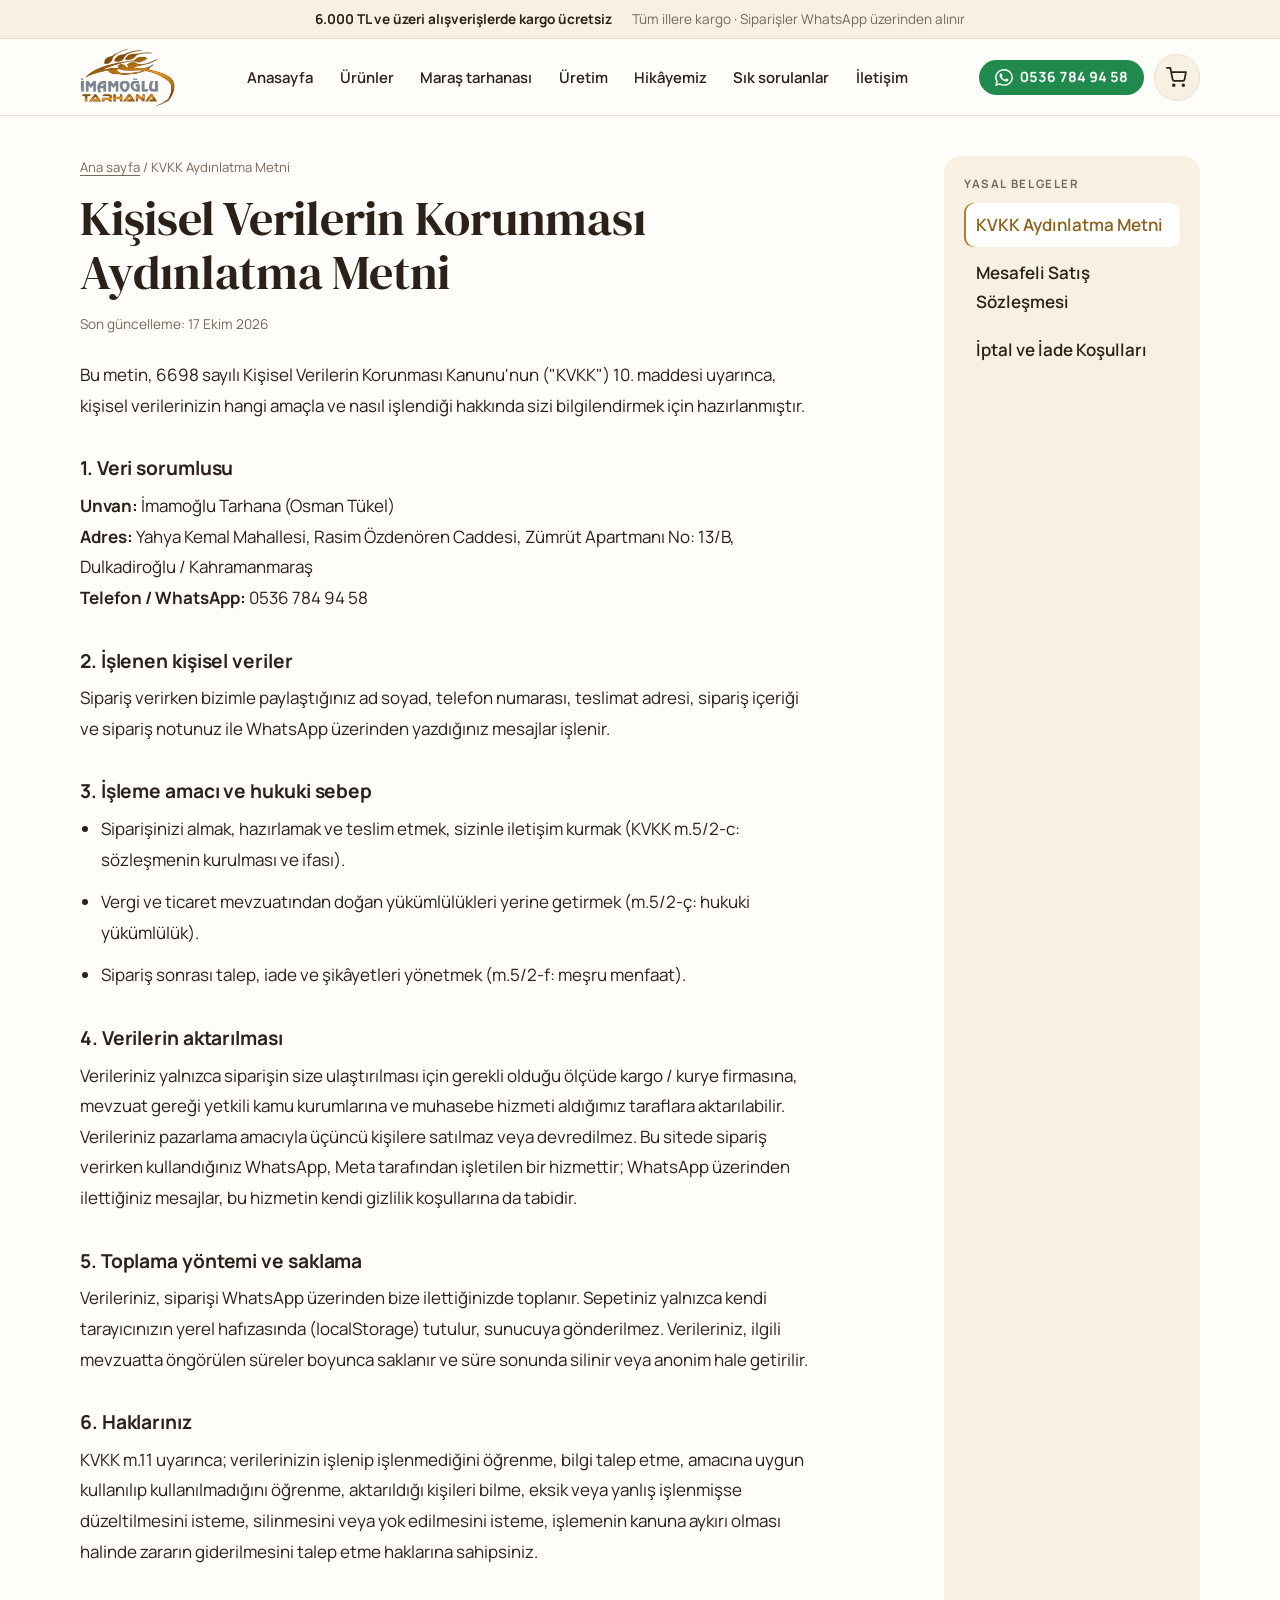
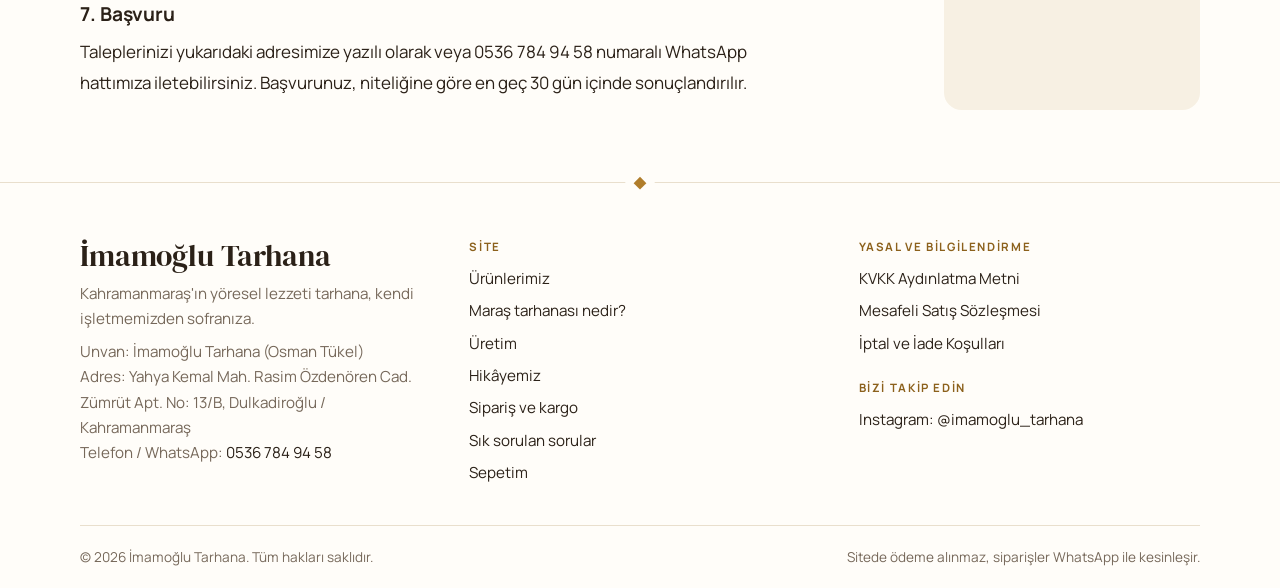
<file: kvkk.html>
<!DOCTYPE html>
<html lang="tr">
<head>
  <meta charset="UTF-8">
  <meta name="viewport" content="width=device-width, initial-scale=1.0, viewport-fit=cover">
  <title>KVKK Aydınlatma Metni | İmamoğlu Tarhana</title>
  <meta name="description" content="İmamoğlu Tarhana KVKK Aydınlatma Metni: kişisel verilerinizin hangi amaçla işlendiği ve haklarınız.">
  <meta name="theme-color" content="#fffdf9">
  <meta name="robots" content="noindex,follow">
  <link rel="canonical" href="https://imamoglutarhana.com/kvkk.html">
  <link rel="icon" type="image/png" sizes="32x32" href="images/favicon-32.png">
  <link rel="icon" type="image/png" sizes="192x192" href="images/favicon.png">
  <link rel="apple-touch-icon" href="images/apple-touch-icon.png">
  <link rel="preconnect" href="https://fonts.googleapis.com">
  <link rel="preconnect" href="https://fonts.gstatic.com" crossorigin>
  <link href="https://fonts.googleapis.com/css2?family=DM+Serif+Display:ital@0;1&family=Manrope:wght@400;500;600;700;800&display=swap" rel="stylesheet">
  <link rel="stylesheet" href="style.css">
  <script src="urunler.js" defer></script>
  <script src="site.js" defer></script>
</head>
<body>
<a class="atla" href="#icerik">İçeriğe geç</a>
<div class="gorunmez" id="duyuru-alani" role="status" aria-live="polite"></div>
<div class="duyuru"><div class="kapsayici"><strong>6.000 TL ve üzeri alışverişlerde kargo ücretsiz</strong><span>Tüm illere kargo · Siparişler WhatsApp üzerinden alınır</span></div></div>
<header class="site-ust">
  <div class="kapsayici">
    <a class="logo-link" href="index.html" aria-label="İmamoğlu Tarhana ana sayfa"><picture><source type="image/webp" srcset="images/logo.webp"><img class="logo" src="images/logo.png" alt="İmamoğlu Tarhana" width="360" height="235"></picture></a>
    <nav id="ana-menu" aria-label="Ana menü">
        <a href="index.html#anasayfa">Anasayfa</a>
        <a href="index.html#urunler">Ürünler</a>
        <a href="index.html#maras-tarhanasi">Maraş tarhanası</a>
        <a href="index.html#uretim">Üretim</a>
        <a href="index.html#hakkimizda">Hikâyemiz</a>
        <a href="index.html#sss">Sık sorulanlar</a>
        <a href="index.html#iletisim">İletişim</a>
    </nav>
    <div class="ust-sag">
      <a class="wa-hap" href="https://wa.me/905367849458" target="_blank" rel="noopener noreferrer" aria-label="WhatsApp: 0536 784 94 58"><img src="images/whatsapp.svg" alt="" width="18" height="18"><span>0536 784 94 58</span></a>
      <a class="sepet-link" href="sepet.html" aria-label="Sepetim"><svg viewBox="0 0 24 24" fill="none" stroke="currentColor" stroke-width="2" stroke-linecap="round" stroke-linejoin="round" aria-hidden="true"><circle cx="9" cy="21" r="1"/><circle cx="20" cy="21" r="1"/><path d="M1 1h4l2.68 13.39a2 2 0 0 0 2 1.61h9.72a2 2 0 0 0 2-1.61L23 6H6"/></svg><span class="sepet-sayac" hidden>0</span></a>
    </div>
    <button class="menu-dugme" type="button" aria-expanded="false" aria-controls="ana-menu" aria-label="Menüyü aç"><span></span></button>
  </div>
</header>
<main id="icerik" class="yasal">
  <div class="kapsayici yasal-ic">
    <article>
    <p class="kirinti"><a href="index.html">Ana sayfa</a> / KVKK Aydınlatma Metni</p>
<h1>Kişisel Verilerin Korunması Aydınlatma Metni</h1>
<p class="tarih">Son güncelleme: 17 Ekim 2026</p>
<p>Bu metin, 6698 sayılı Kişisel Verilerin Korunması Kanunu'nun ("KVKK") 10. maddesi uyarınca, kişisel verilerinizin hangi amaçla ve nasıl işlendiği hakkında sizi bilgilendirmek için hazırlanmıştır.</p>

<h2>1. Veri sorumlusu</h2>
<p><strong>Unvan:</strong> İmamoğlu Tarhana (Osman Tükel)<br>
<strong>Adres:</strong> Yahya Kemal Mahallesi, Rasim Özdenören Caddesi, Zümrüt Apartmanı No: 13/B, Dulkadiroğlu / Kahramanmaraş<br>
<strong>Telefon / WhatsApp:</strong> 0536 784 94 58</p>

<h2>2. İşlenen kişisel veriler</h2>
<p>Sipariş verirken bizimle paylaştığınız ad soyad, telefon numarası, teslimat adresi, sipariş içeriği ve sipariş notunuz ile WhatsApp üzerinden yazdığınız mesajlar işlenir.</p>

<h2>3. İşleme amacı ve hukuki sebep</h2>
<ul>
<li>Siparişinizi almak, hazırlamak ve teslim etmek, sizinle iletişim kurmak (KVKK m.5/2-c: sözleşmenin kurulması ve ifası).</li>
<li>Vergi ve ticaret mevzuatından doğan yükümlülükleri yerine getirmek (m.5/2-ç: hukuki yükümlülük).</li>
<li>Sipariş sonrası talep, iade ve şikâyetleri yönetmek (m.5/2-f: meşru menfaat).</li>
</ul>

<h2>4. Verilerin aktarılması</h2>
<p>Verileriniz yalnızca siparişin size ulaştırılması için gerekli olduğu ölçüde kargo / kurye firmasına, mevzuat gereği yetkili kamu kurumlarına ve muhasebe hizmeti aldığımız taraflara aktarılabilir. Verileriniz pazarlama amacıyla üçüncü kişilere satılmaz veya devredilmez. Bu sitede sipariş verirken kullandığınız WhatsApp, Meta tarafından işletilen bir hizmettir; WhatsApp üzerinden ilettiğiniz mesajlar, bu hizmetin kendi gizlilik koşullarına da tabidir.</p>

<h2>5. Toplama yöntemi ve saklama</h2>
<p>Verileriniz, siparişi WhatsApp üzerinden bize ilettiğinizde toplanır. Sepetiniz yalnızca kendi tarayıcınızın yerel hafızasında (localStorage) tutulur, sunucuya gönderilmez. Verileriniz, ilgili mevzuatta öngörülen süreler boyunca saklanır ve süre sonunda silinir veya anonim hale getirilir.</p>

<h2>6. Haklarınız</h2>
<p>KVKK m.11 uyarınca; verilerinizin işlenip işlenmediğini öğrenme, bilgi talep etme, amacına uygun kullanılıp kullanılmadığını öğrenme, aktarıldığı kişileri bilme, eksik veya yanlış işlenmişse düzeltilmesini isteme, silinmesini veya yok edilmesini isteme, işlemenin kanuna aykırı olması halinde zararın giderilmesini talep etme haklarına sahipsiniz.</p>

<h2>7. Başvuru</h2>
<p>Taleplerinizi yukarıdaki adresimize yazılı olarak veya 0536 784 94 58 numaralı WhatsApp hattımıza iletebilirsiniz. Başvurunuz, niteliğine göre en geç 30 gün içinde sonuçlandırılır.</p>
            </article>
    <nav class="yasal-menu" aria-label="Yasal belgeler">
      <h2>Yasal belgeler</h2>
        <a href="kvkk.html" aria-current="page">KVKK Aydınlatma Metni</a>
        <a href="mesafeli-satis-sozlesmesi.html">Mesafeli Satış Sözleşmesi</a>
        <a href="iade-kosullari.html">İptal ve İade Koşulları</a>
    </nav>
  </div>
</main>
<footer class="site-altbilgi">
  <div class="serit" aria-hidden="true"></div>
  <div class="kapsayici">
    <div class="altbilgi-icerik">
      <div>
        <h2>İmamoğlu Tarhana</h2>
        <p>Kahramanmaraş'ın yöresel lezzeti tarhana, kendi işletmemizden sofranıza.</p>
        <p>Unvan: İmamoğlu Tarhana (Osman Tükel)<br>
        Adres: Yahya Kemal Mah. Rasim Özdenören Cad. Zümrüt Apt. No: 13/B, Dulkadiroğlu / Kahramanmaraş<br>
        Telefon / WhatsApp: <a href="tel:+905367849458">0536 784 94 58</a></p>
      </div>
      <div>
        <h3>Site</h3>
        <ul>
          <li><a href="index.html#urunler">Ürünlerimiz</a></li>
          <li><a href="index.html#maras-tarhanasi">Maraş tarhanası nedir?</a></li>
          <li><a href="index.html#uretim">Üretim</a></li>
          <li><a href="index.html#hakkimizda">Hikâyemiz</a></li>
          <li><a href="index.html#siparis-bilgileri">Sipariş ve kargo</a></li>
          <li><a href="index.html#sss">Sık sorulan sorular</a></li>
          <li><a href="sepet.html">Sepetim</a></li>
        </ul>
      </div>
      <div>
        <h3>Yasal ve bilgilendirme</h3>
        <ul>
          <li><a href="kvkk.html">KVKK Aydınlatma Metni</a></li>
          <li><a href="mesafeli-satis-sozlesmesi.html">Mesafeli Satış Sözleşmesi</a></li>
          <li><a href="iade-kosullari.html">İptal ve İade Koşulları</a></li>
        </ul>
        <h3>Bizi takip edin</h3>
        <ul>
          <li><a href="https://www.instagram.com/imamoglu_tarhana" target="_blank" rel="noopener noreferrer">Instagram: @imamoglu_tarhana</a></li>
        </ul>
      </div>
    </div>
    <div class="altbilgi-alt"><span>© <span data-yil>2026</span> İmamoğlu Tarhana. Tüm hakları saklıdır.</span><span>Sitede ödeme alınmaz, siparişler WhatsApp ile kesinleşir.</span></div>
  </div>
</footer>
</body>
</html>
</file>
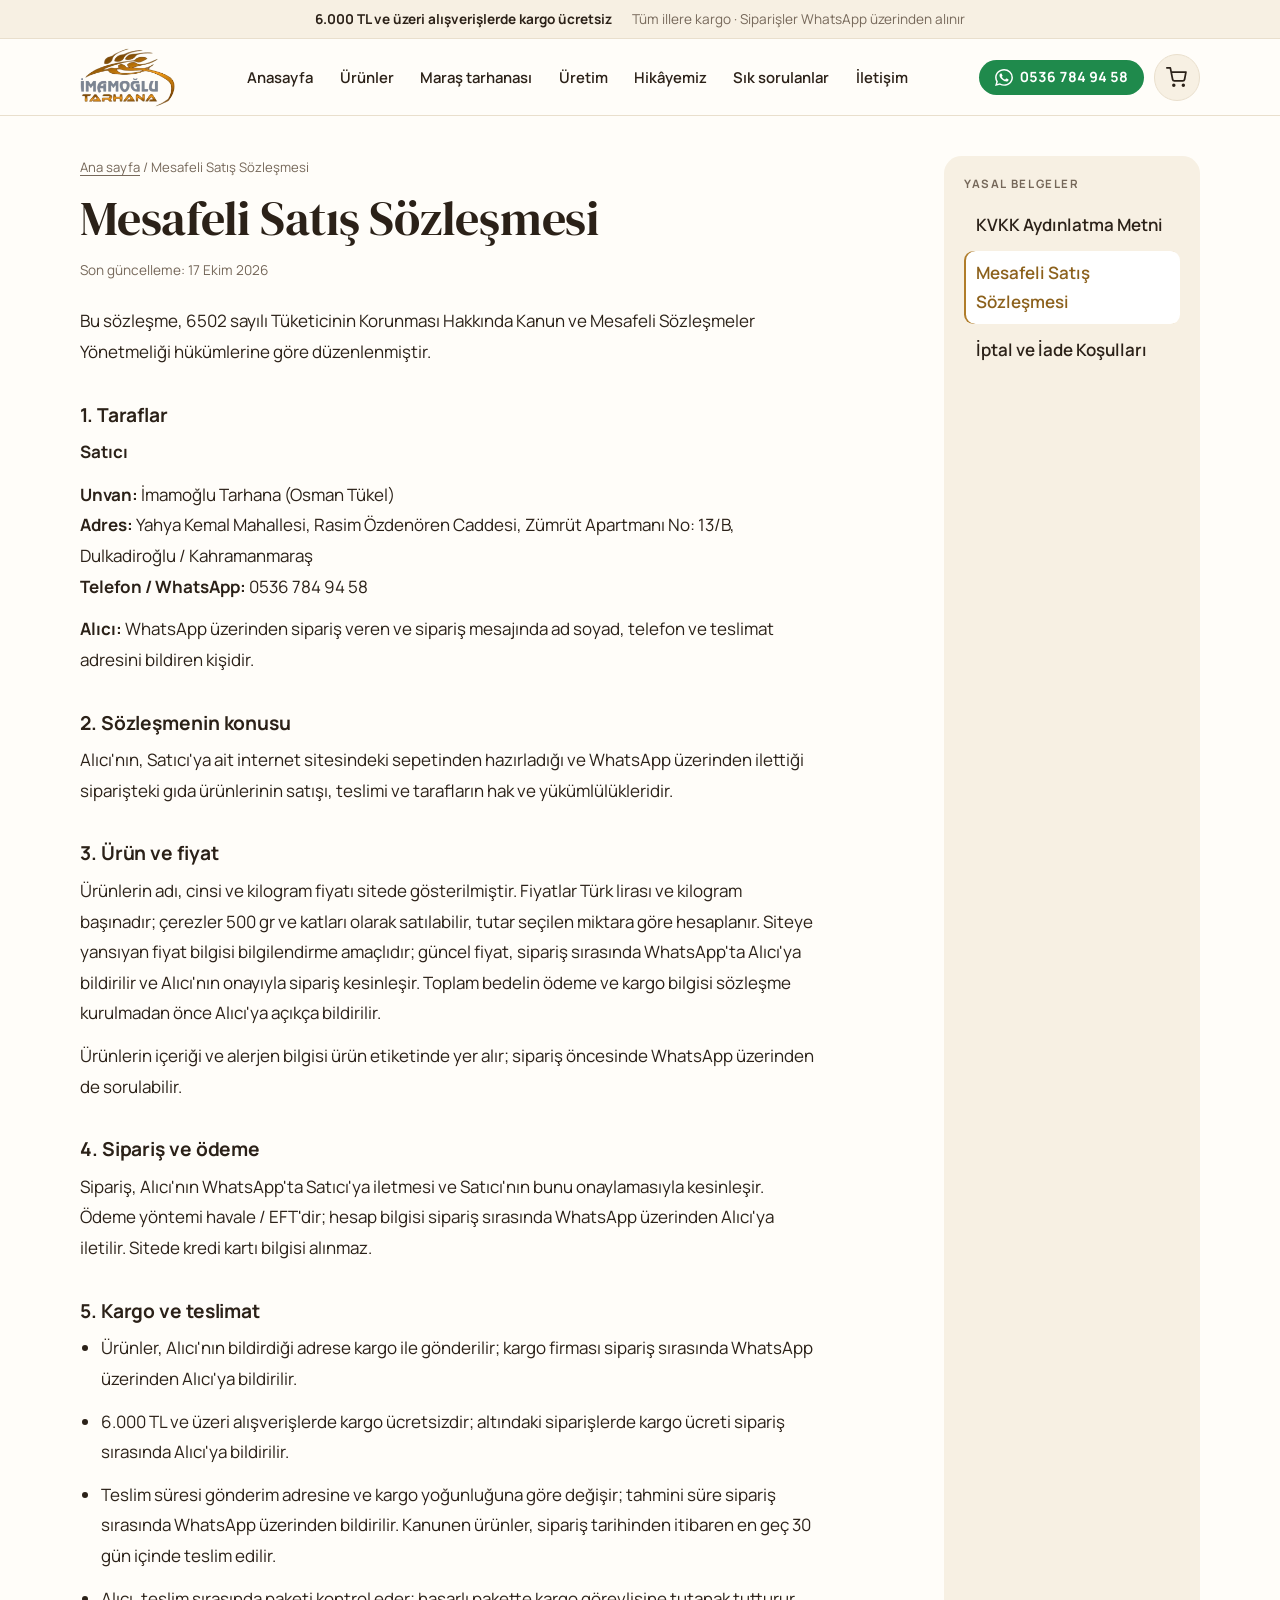
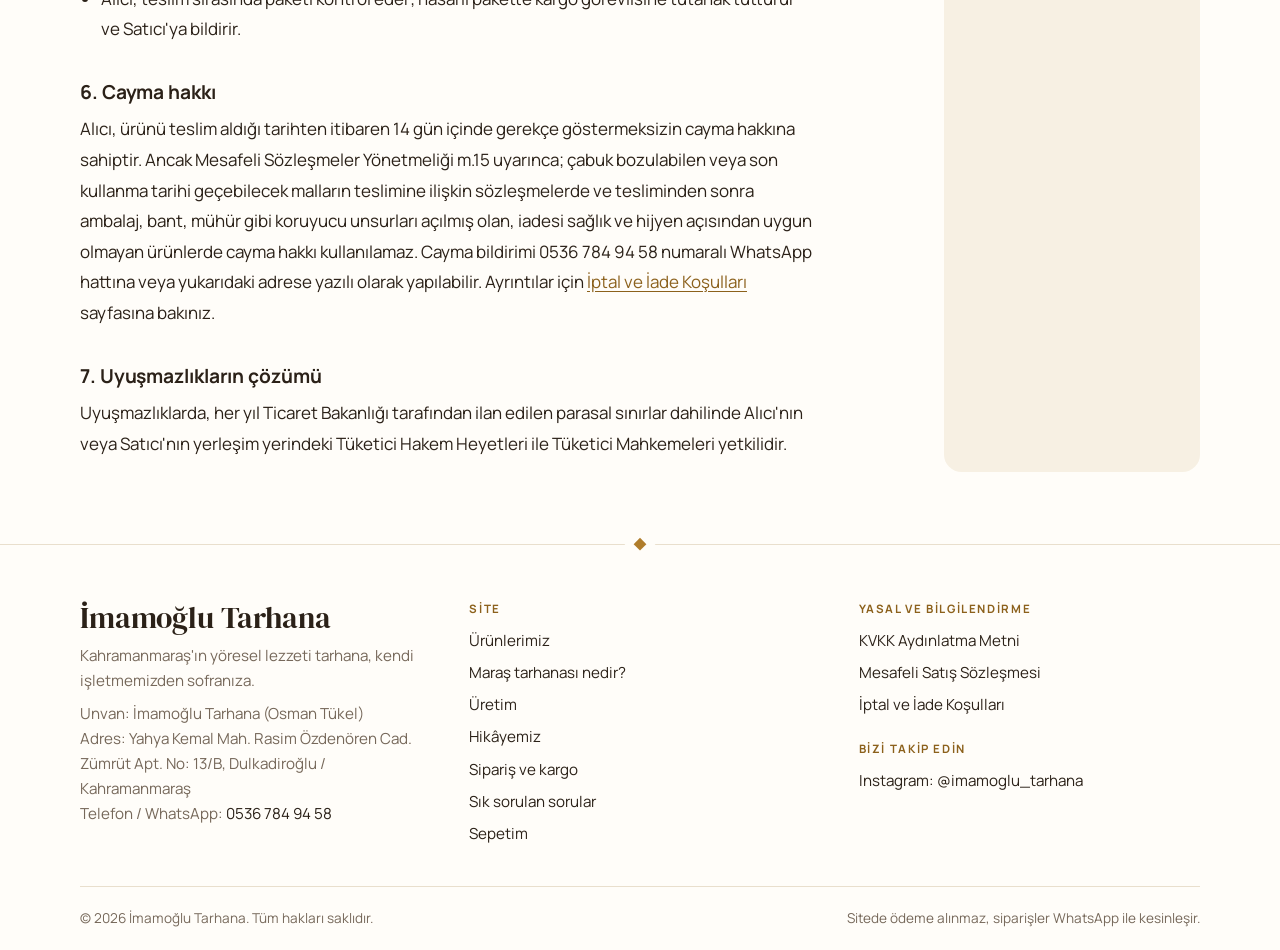
<file: mesafeli-satis-sozlesmesi.html>
<!DOCTYPE html>
<html lang="tr">
<head>
  <meta charset="UTF-8">
  <meta name="viewport" content="width=device-width, initial-scale=1.0, viewport-fit=cover">
  <title>Mesafeli Satış Sözleşmesi | İmamoğlu Tarhana</title>
  <meta name="description" content="İmamoğlu Tarhana Mesafeli Satış Sözleşmesi: sipariş, ödeme, kargo ve cayma hakkı koşulları.">
  <meta name="theme-color" content="#fffdf9">
  <meta name="robots" content="noindex,follow">
  <link rel="canonical" href="https://imamoglutarhana.com/mesafeli-satis-sozlesmesi.html">
  <link rel="icon" type="image/png" sizes="32x32" href="images/favicon-32.png">
  <link rel="icon" type="image/png" sizes="192x192" href="images/favicon.png">
  <link rel="apple-touch-icon" href="images/apple-touch-icon.png">
  <link rel="preconnect" href="https://fonts.googleapis.com">
  <link rel="preconnect" href="https://fonts.gstatic.com" crossorigin>
  <link href="https://fonts.googleapis.com/css2?family=DM+Serif+Display:ital@0;1&family=Manrope:wght@400;500;600;700;800&display=swap" rel="stylesheet">
  <link rel="stylesheet" href="style.css">
  <script src="urunler.js" defer></script>
  <script src="site.js" defer></script>
</head>
<body>
<a class="atla" href="#icerik">İçeriğe geç</a>
<div class="gorunmez" id="duyuru-alani" role="status" aria-live="polite"></div>
<div class="duyuru"><div class="kapsayici"><strong>6.000 TL ve üzeri alışverişlerde kargo ücretsiz</strong><span>Tüm illere kargo · Siparişler WhatsApp üzerinden alınır</span></div></div>
<header class="site-ust">
  <div class="kapsayici">
    <a class="logo-link" href="index.html" aria-label="İmamoğlu Tarhana ana sayfa"><picture><source type="image/webp" srcset="images/logo.webp"><img class="logo" src="images/logo.png" alt="İmamoğlu Tarhana" width="360" height="235"></picture></a>
    <nav id="ana-menu" aria-label="Ana menü">
        <a href="index.html#anasayfa">Anasayfa</a>
        <a href="index.html#urunler">Ürünler</a>
        <a href="index.html#maras-tarhanasi">Maraş tarhanası</a>
        <a href="index.html#uretim">Üretim</a>
        <a href="index.html#hakkimizda">Hikâyemiz</a>
        <a href="index.html#sss">Sık sorulanlar</a>
        <a href="index.html#iletisim">İletişim</a>
    </nav>
    <div class="ust-sag">
      <a class="wa-hap" href="https://wa.me/905367849458" target="_blank" rel="noopener noreferrer" aria-label="WhatsApp: 0536 784 94 58"><img src="images/whatsapp.svg" alt="" width="18" height="18"><span>0536 784 94 58</span></a>
      <a class="sepet-link" href="sepet.html" aria-label="Sepetim"><svg viewBox="0 0 24 24" fill="none" stroke="currentColor" stroke-width="2" stroke-linecap="round" stroke-linejoin="round" aria-hidden="true"><circle cx="9" cy="21" r="1"/><circle cx="20" cy="21" r="1"/><path d="M1 1h4l2.68 13.39a2 2 0 0 0 2 1.61h9.72a2 2 0 0 0 2-1.61L23 6H6"/></svg><span class="sepet-sayac" hidden>0</span></a>
    </div>
    <button class="menu-dugme" type="button" aria-expanded="false" aria-controls="ana-menu" aria-label="Menüyü aç"><span></span></button>
  </div>
</header>
<main id="icerik" class="yasal">
  <div class="kapsayici yasal-ic">
    <article>
    <p class="kirinti"><a href="index.html">Ana sayfa</a> / Mesafeli Satış Sözleşmesi</p>
<h1>Mesafeli Satış Sözleşmesi</h1>
<p class="tarih">Son güncelleme: 17 Ekim 2026</p>
<p>Bu sözleşme, 6502 sayılı Tüketicinin Korunması Hakkında Kanun ve Mesafeli Sözleşmeler Yönetmeliği hükümlerine göre düzenlenmiştir.</p>

<h2>1. Taraflar</h2>
<p><strong>Satıcı</strong></p>
<p><strong>Unvan:</strong> İmamoğlu Tarhana (Osman Tükel)<br>
<strong>Adres:</strong> Yahya Kemal Mahallesi, Rasim Özdenören Caddesi, Zümrüt Apartmanı No: 13/B, Dulkadiroğlu / Kahramanmaraş<br>
<strong>Telefon / WhatsApp:</strong> 0536 784 94 58</p>
<p><strong>Alıcı:</strong> WhatsApp üzerinden sipariş veren ve sipariş mesajında ad soyad, telefon ve teslimat adresini bildiren kişidir.</p>

<h2>2. Sözleşmenin konusu</h2>
<p>Alıcı'nın, Satıcı'ya ait internet sitesindeki sepetinden hazırladığı ve WhatsApp üzerinden ilettiği siparişteki gıda ürünlerinin satışı, teslimi ve tarafların hak ve yükümlülükleridir.</p>

<h2>3. Ürün ve fiyat</h2>
<p>Ürünlerin adı, cinsi ve kilogram fiyatı sitede gösterilmiştir. Fiyatlar Türk lirası ve kilogram başınadır; çerezler 500 gr ve katları olarak satılabilir, tutar seçilen miktara göre hesaplanır. Siteye yansıyan fiyat bilgisi bilgilendirme amaçlıdır; güncel fiyat, sipariş sırasında WhatsApp'ta Alıcı'ya bildirilir ve Alıcı'nın onayıyla sipariş kesinleşir. Toplam bedelin ödeme ve kargo bilgisi sözleşme kurulmadan önce Alıcı'ya açıkça bildirilir.</p>
<p>Ürünlerin içeriği ve alerjen bilgisi ürün etiketinde yer alır; sipariş öncesinde WhatsApp üzerinden de sorulabilir.</p>

<h2>4. Sipariş ve ödeme</h2>
<p>Sipariş, Alıcı'nın WhatsApp'ta Satıcı'ya iletmesi ve Satıcı'nın bunu onaylamasıyla kesinleşir. Ödeme yöntemi havale / EFT'dir; hesap bilgisi sipariş sırasında WhatsApp üzerinden Alıcı'ya iletilir. Sitede kredi kartı bilgisi alınmaz.</p>

<h2>5. Kargo ve teslimat</h2>
<ul>
<li>Ürünler, Alıcı'nın bildirdiği adrese kargo ile gönderilir; kargo firması sipariş sırasında WhatsApp üzerinden Alıcı'ya bildirilir.</li>
<li>6.000 TL ve üzeri alışverişlerde kargo ücretsizdir; altındaki siparişlerde kargo ücreti sipariş sırasında Alıcı'ya bildirilir.</li>
<li>Teslim süresi gönderim adresine ve kargo yoğunluğuna göre değişir; tahmini süre sipariş sırasında WhatsApp üzerinden bildirilir. Kanunen ürünler, sipariş tarihinden itibaren en geç 30 gün içinde teslim edilir.</li>
<li>Alıcı, teslim sırasında paketi kontrol eder; hasarlı pakette kargo görevlisine tutanak tutturur ve Satıcı'ya bildirir.</li>
</ul>

<h2>6. Cayma hakkı</h2>
<p>Alıcı, ürünü teslim aldığı tarihten itibaren 14 gün içinde gerekçe göstermeksizin cayma hakkına sahiptir. Ancak Mesafeli Sözleşmeler Yönetmeliği m.15 uyarınca; çabuk bozulabilen veya son kullanma tarihi geçebilecek malların teslimine ilişkin sözleşmelerde ve tesliminden sonra ambalaj, bant, mühür gibi koruyucu unsurları açılmış olan, iadesi sağlık ve hijyen açısından uygun olmayan ürünlerde cayma hakkı kullanılamaz. Cayma bildirimi 0536 784 94 58 numaralı WhatsApp hattına veya yukarıdaki adrese yazılı olarak yapılabilir. Ayrıntılar için <a href="iade-kosullari.html">İptal ve İade Koşulları</a> sayfasına bakınız.</p>

<h2>7. Uyuşmazlıkların çözümü</h2>
<p>Uyuşmazlıklarda, her yıl Ticaret Bakanlığı tarafından ilan edilen parasal sınırlar dahilinde Alıcı'nın veya Satıcı'nın yerleşim yerindeki Tüketici Hakem Heyetleri ile Tüketici Mahkemeleri yetkilidir.</p>
            </article>
    <nav class="yasal-menu" aria-label="Yasal belgeler">
      <h2>Yasal belgeler</h2>
        <a href="kvkk.html">KVKK Aydınlatma Metni</a>
        <a href="mesafeli-satis-sozlesmesi.html" aria-current="page">Mesafeli Satış Sözleşmesi</a>
        <a href="iade-kosullari.html">İptal ve İade Koşulları</a>
    </nav>
  </div>
</main>
<footer class="site-altbilgi">
  <div class="serit" aria-hidden="true"></div>
  <div class="kapsayici">
    <div class="altbilgi-icerik">
      <div>
        <h2>İmamoğlu Tarhana</h2>
        <p>Kahramanmaraş'ın yöresel lezzeti tarhana, kendi işletmemizden sofranıza.</p>
        <p>Unvan: İmamoğlu Tarhana (Osman Tükel)<br>
        Adres: Yahya Kemal Mah. Rasim Özdenören Cad. Zümrüt Apt. No: 13/B, Dulkadiroğlu / Kahramanmaraş<br>
        Telefon / WhatsApp: <a href="tel:+905367849458">0536 784 94 58</a></p>
      </div>
      <div>
        <h3>Site</h3>
        <ul>
          <li><a href="index.html#urunler">Ürünlerimiz</a></li>
          <li><a href="index.html#maras-tarhanasi">Maraş tarhanası nedir?</a></li>
          <li><a href="index.html#uretim">Üretim</a></li>
          <li><a href="index.html#hakkimizda">Hikâyemiz</a></li>
          <li><a href="index.html#siparis-bilgileri">Sipariş ve kargo</a></li>
          <li><a href="index.html#sss">Sık sorulan sorular</a></li>
          <li><a href="sepet.html">Sepetim</a></li>
        </ul>
      </div>
      <div>
        <h3>Yasal ve bilgilendirme</h3>
        <ul>
          <li><a href="kvkk.html">KVKK Aydınlatma Metni</a></li>
          <li><a href="mesafeli-satis-sozlesmesi.html">Mesafeli Satış Sözleşmesi</a></li>
          <li><a href="iade-kosullari.html">İptal ve İade Koşulları</a></li>
        </ul>
        <h3>Bizi takip edin</h3>
        <ul>
          <li><a href="https://www.instagram.com/imamoglu_tarhana" target="_blank" rel="noopener noreferrer">Instagram: @imamoglu_tarhana</a></li>
        </ul>
      </div>
    </div>
    <div class="altbilgi-alt"><span>© <span data-yil>2026</span> İmamoğlu Tarhana. Tüm hakları saklıdır.</span><span>Sitede ödeme alınmaz, siparişler WhatsApp ile kesinleşir.</span></div>
  </div>
</footer>
</body>
</html>
</file>
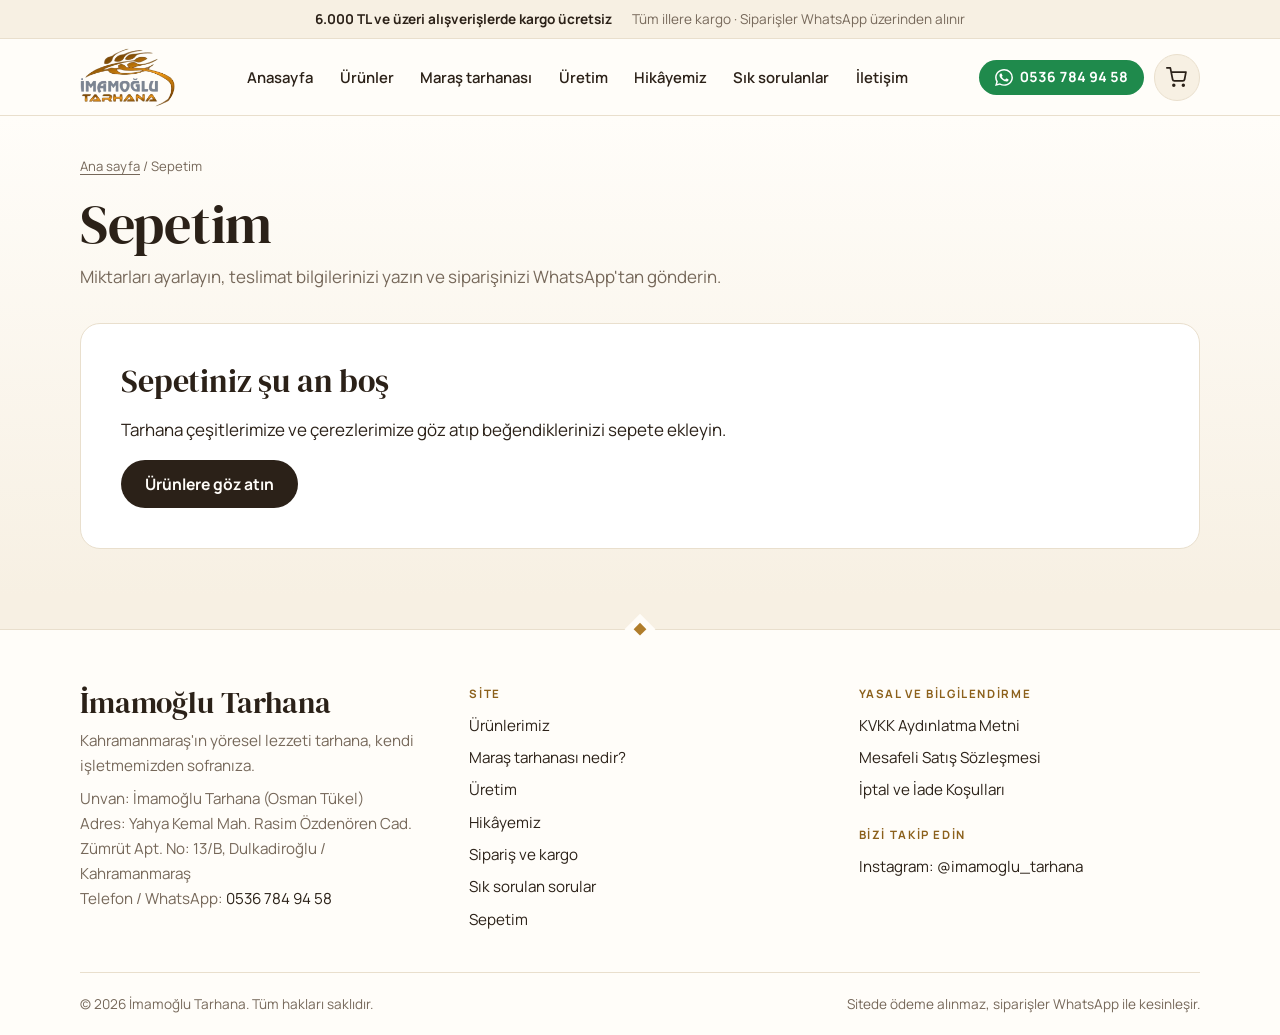
<file: sepet.html>
<!DOCTYPE html>
<html lang="tr">
<head>
  <meta charset="UTF-8">
  <meta name="viewport" content="width=device-width, initial-scale=1.0, viewport-fit=cover">
  <title>Sepetim | İmamoğlu Tarhana</title>
  <meta name="description" content="İmamoğlu Tarhana sepetiniz. Siparişinizi WhatsApp üzerinden iletin.">
  <meta name="theme-color" content="#fffdf9">
  <meta name="robots" content="noindex">
  <link rel="icon" type="image/png" sizes="32x32" href="images/favicon-32.png">
  <link rel="icon" type="image/png" sizes="192x192" href="images/favicon.png">
  <link rel="apple-touch-icon" href="images/apple-touch-icon.png">
  <link rel="preconnect" href="https://fonts.googleapis.com">
  <link rel="preconnect" href="https://fonts.gstatic.com" crossorigin>
  <link href="https://fonts.googleapis.com/css2?family=DM+Serif+Display:ital@0;1&family=Manrope:wght@400;500;600;700;800&display=swap" rel="stylesheet">
  <link rel="stylesheet" href="style.css">
  <script src="urunler.js" defer></script>
  <script src="site.js" defer></script>
</head>
<body>
<a class="atla" href="#icerik">İçeriğe geç</a>
<div class="gorunmez" id="duyuru-alani" role="status" aria-live="polite"></div>
<div class="duyuru"><div class="kapsayici"><strong>6.000 TL ve üzeri alışverişlerde kargo ücretsiz</strong><span>Tüm illere kargo · Siparişler WhatsApp üzerinden alınır</span></div></div>
<header class="site-ust">
  <div class="kapsayici">
    <a class="logo-link" href="index.html" aria-label="İmamoğlu Tarhana ana sayfa"><picture><source type="image/webp" srcset="images/logo.webp"><img class="logo" src="images/logo.png" alt="İmamoğlu Tarhana" width="360" height="235"></picture></a>
    <nav id="ana-menu" aria-label="Ana menü">
        <a href="index.html#anasayfa">Anasayfa</a>
        <a href="index.html#urunler">Ürünler</a>
        <a href="index.html#maras-tarhanasi">Maraş tarhanası</a>
        <a href="index.html#uretim">Üretim</a>
        <a href="index.html#hakkimizda">Hikâyemiz</a>
        <a href="index.html#sss">Sık sorulanlar</a>
        <a href="index.html#iletisim">İletişim</a>
    </nav>
    <div class="ust-sag">
      <a class="wa-hap" href="https://wa.me/905367849458" target="_blank" rel="noopener noreferrer" aria-label="WhatsApp: 0536 784 94 58"><img src="images/whatsapp.svg" alt="" width="18" height="18"><span>0536 784 94 58</span></a>
      <a class="sepet-link" href="sepet.html" aria-label="Sepetim"><svg viewBox="0 0 24 24" fill="none" stroke="currentColor" stroke-width="2" stroke-linecap="round" stroke-linejoin="round" aria-hidden="true"><circle cx="9" cy="21" r="1"/><circle cx="20" cy="21" r="1"/><path d="M1 1h4l2.68 13.39a2 2 0 0 0 2 1.61h9.72a2 2 0 0 0 2-1.61L23 6H6"/></svg><span class="sepet-sayac" hidden>0</span></a>
    </div>
    <button class="menu-dugme" type="button" aria-expanded="false" aria-controls="ana-menu" aria-label="Menüyü aç"><span></span></button>
  </div>
</header>
<main id="icerik" class="sepet-sayfa">
  <div class="kapsayici">
    <p class="kirinti"><a href="index.html">Ana sayfa</a> / Sepetim</p>
    <h1>Sepetim</h1>
    <p class="sayfa-giris">Miktarları ayarlayın, teslimat bilgilerinizi yazın ve siparişinizi WhatsApp'tan gönderin.</p>

    <div id="sepet-bos" class="sepet-bos" hidden>
      <h2>Sepetiniz şu an boş</h2>
      <p>Tarhana çeşitlerimize ve çerezlerimize göz atıp beğendiklerinizi sepete ekleyin.</p>
      <a class="buton buton-ana" href="index.html#urunler">Ürünlere göz atın</a>
    </div>

    <div id="sepet-dolu" class="sepet-duzen" hidden>
      <div>
        <p id="sepet-uyari" class="sepet-uyari" role="status" hidden></p>
        <ul id="sepet-liste" class="sepet-liste" aria-label="Sepetteki ürünler"></ul>
        <div class="sepet-alt">
          <a class="devam-link" href="index.html#urunler">← Alışverişe devam et</a>
          <button id="sepeti-bosalt" class="bosalt" type="button">Sepeti boşalt</button>
          <div id="bosalt-soru" class="bosalt-soru" hidden>
            <span>Sepetteki tüm ürünler silinsin mi?</span>
            <button id="bosalt-evet" class="bosalt tehlike" type="button">Evet, boşalt</button>
            <button id="bosalt-vazgec" class="bosalt" type="button">Vazgeç</button>
          </div>
        </div>
      </div>

      <aside class="ozet" aria-labelledby="ozet-baslik">
        <h2 id="ozet-baslik">Sipariş özeti</h2>
        <div class="sepet-toplam">
          <span>Ürün toplamı <small id="ozet-adet">0 ürün</small><small>Kargo ücreti dahil değildir</small></span>
          <strong id="toplam-tutar">0 TL</strong>
        </div>
        <div class="kargo-durumu" aria-live="polite">
          <p id="kargo-yazi"></p>
          <div class="ilerleme" aria-hidden="true"><span id="kargo-cubuk"></span></div>
        </div>

        <div class="siparis-formu">
          <h3>Teslimat bilgileri</h3>
          <label for="musteri-ad">Ad Soyad
            <input id="musteri-ad" name="ad" type="text" autocomplete="name">
          </label>
          <label for="musteri-adres">Adres <small>Mahalle, sokak, bina no, ilçe / il</small>
            <textarea id="musteri-adres" name="adres" rows="3" autocomplete="street-address"></textarea>
          </label>
          <label for="musteri-not">Sipariş notu <small>İsteğe bağlı</small>
            <textarea id="musteri-not" name="not" rows="2"></textarea>
          </label>
        </div>

        <div class="onay-kutusu">
          <label for="kvkk-onay">
            <input type="checkbox" id="kvkk-onay">
            <span><a href="kvkk.html" target="_blank" rel="noopener">KVKK Aydınlatma Metni</a>'ni, <a href="mesafeli-satis-sozlesmesi.html" target="_blank" rel="noopener">Mesafeli Satış Sözleşmesi</a>'ni ve <a href="iade-kosullari.html" target="_blank" rel="noopener">İptal ve İade Koşulları</a>'nı okudum, kabul ediyorum.</span>
          </label>
        </div>

        <button id="whatsapp-gonder" class="siparis-dugmesi" type="button" disabled>
          <img src="images/whatsapp.svg" alt="" width="22" height="22">
          WhatsApp ile sipariş ver
        </button>
        <p class="sepet-not">Siparişiniz WhatsApp'ta hazır bir mesaj olarak bize ulaşır. Güncel fiyat, kargo ve ödeme bilgisi orada netleştirilir; sipariş, WhatsApp'ta onaylandığında kesinleşir.</p>
        <p class="fiyat-uyari">Sitedeki fiyatlar bilgilendirme amaçlıdır ve değişebilir. Sitede ödeme alınmaz.</p>
      </aside>
    </div>
  </div>
</main>
<footer class="site-altbilgi">
  <div class="serit" aria-hidden="true"></div>
  <div class="kapsayici">
    <div class="altbilgi-icerik">
      <div>
        <h2>İmamoğlu Tarhana</h2>
        <p>Kahramanmaraş'ın yöresel lezzeti tarhana, kendi işletmemizden sofranıza.</p>
        <p>Unvan: İmamoğlu Tarhana (Osman Tükel)<br>
        Adres: Yahya Kemal Mah. Rasim Özdenören Cad. Zümrüt Apt. No: 13/B, Dulkadiroğlu / Kahramanmaraş<br>
        Telefon / WhatsApp: <a href="tel:+905367849458">0536 784 94 58</a></p>
      </div>
      <div>
        <h3>Site</h3>
        <ul>
          <li><a href="index.html#urunler">Ürünlerimiz</a></li>
          <li><a href="index.html#maras-tarhanasi">Maraş tarhanası nedir?</a></li>
          <li><a href="index.html#uretim">Üretim</a></li>
          <li><a href="index.html#hakkimizda">Hikâyemiz</a></li>
          <li><a href="index.html#siparis-bilgileri">Sipariş ve kargo</a></li>
          <li><a href="index.html#sss">Sık sorulan sorular</a></li>
          <li><a href="sepet.html">Sepetim</a></li>
        </ul>
      </div>
      <div>
        <h3>Yasal ve bilgilendirme</h3>
        <ul>
          <li><a href="kvkk.html">KVKK Aydınlatma Metni</a></li>
          <li><a href="mesafeli-satis-sozlesmesi.html">Mesafeli Satış Sözleşmesi</a></li>
          <li><a href="iade-kosullari.html">İptal ve İade Koşulları</a></li>
        </ul>
        <h3>Bizi takip edin</h3>
        <ul>
          <li><a href="https://www.instagram.com/imamoglu_tarhana" target="_blank" rel="noopener noreferrer">Instagram: @imamoglu_tarhana</a></li>
        </ul>
      </div>
    </div>
    <div class="altbilgi-alt"><span>© <span data-yil>2026</span> İmamoğlu Tarhana. Tüm hakları saklıdır.</span><span>Sitede ödeme alınmaz, siparişler WhatsApp ile kesinleşir.</span></div>
  </div>
</footer>
</body>
</html>
</file>
<file: style.css>
/* =========================================================
   İmamoğlu Tarhana - v4 tasarım (beyaz ve krem)
   Fikir: Un serpilmiş tezgâh. Beyaz zemin, krem bölümler,
   logodaki buğday altını tek vurgu. Başlıklarda zarif bir serif,
   görseller sade, kare çerçevede.

   1 Renk ve yazı  2 Temel  3 Üst alan  4 Hero  5 Ürünler
   6 Bölümler  7 İletişim ve alt bilgi  8 Sepet  9 Yasal ve 404  10 Mobil
   ========================================================= */

/* ---------- 1. Renk ve yazı ---------- */
:root {
  --beyaz: #fffdf9;        /* sayfa zemini */
  --kart: #ffffff;         /* kutular */
  --krem: #f7f0e3;         /* krem bölümler */
  --krem-koyu: #efe4d0;    /* görsel zeminleri, vurgulu krem */
  --murekkep: #2b2118;     /* metin: ceviz kahvesi */
  --soluk: #76685a;        /* ikincil metin */
  --cizgi: #e9dfcd;
  --bugday: #b07d2b;       /* vurgu: logodaki buğday altını */
  --bugday-koyu: #8c611c;
  --bugday-acik: #f3e3c3;
  --wa: #1f8a4c;           /* WhatsApp düğmeleri */
  --wa-koyu: #176f3c;
  --uyari: #fbf0d4;
  --uyari-metin: #6e4d0f;
  --golge: 0 1px 2px rgba(43, 33, 24, .05), 0 12px 32px rgba(43, 33, 24, .07);

  --baslik: "DM Serif Display", Georgia, "Times New Roman", serif;
  --metin: "Manrope", system-ui, -apple-system, "Segoe UI", Arial, sans-serif;
  --genislik: 74rem;
  --kenar: max(16px, env(safe-area-inset-left, 0px));
  --kenar-sag: max(16px, env(safe-area-inset-right, 0px));
  color-scheme: light;
}

/* ---------- 2. Temel ---------- */
*, *::before, *::after { box-sizing: border-box; }
html { scroll-behavior: smooth; scroll-padding-top: 6rem; -webkit-text-size-adjust: 100%; }
body {
  margin: 0; background: var(--beyaz); color: var(--murekkep);
  font-family: var(--metin); font-size: 1.0625rem; line-height: 1.65;
  overflow-x: hidden; -webkit-font-smoothing: antialiased;
}
img, video, picture { max-width: 100%; display: block; }
img { height: auto; }
h1, h2, h3, h4 { margin: 0; line-height: 1.12; text-wrap: balance; }
h1, h2 { font-family: var(--baslik); font-weight: 400; letter-spacing: -.005em; }
h3 { font-family: var(--metin); font-weight: 700; letter-spacing: -.01em; }
h4 { font-weight: 700; }
p { margin: 0; }
ul, ol { margin: 0; padding: 0; }
[hidden] { display: none !important; }
a { color: var(--bugday-koyu); text-underline-offset: .2em; }
a:hover { color: var(--murekkep); }
:focus-visible { outline: 2px solid var(--bugday); outline-offset: 3px; border-radius: 6px; }

.gorunmez { position: absolute; width: 1px; height: 1px; overflow: hidden; clip: rect(0 0 0 0); white-space: nowrap; }
.atla { position: absolute; left: 1rem; top: -4rem; z-index: 400; background: var(--murekkep); color: var(--beyaz); padding: .6rem 1rem; border-radius: 8px; text-decoration: none; }
.atla:focus { top: 1rem; }

.kapsayici { width: 100%; max-width: var(--genislik); margin: 0 auto; padding-left: var(--kenar); padding-right: var(--kenar-sag); }
@media (min-width: 48rem) { .kapsayici { padding-left: max(2rem, var(--kenar)); padding-right: max(2rem, var(--kenar-sag)); } }

/* Bölüm üstündeki küçük etiket */
.ust-etiket {
  display: inline-flex; align-items: center; gap: .6rem;
  font: 700 .74rem/1 var(--metin); letter-spacing: .16em; text-transform: uppercase; color: var(--bugday-koyu);
}
.ust-etiket::before { content: ""; width: 1.75rem; height: 1px; background: currentColor; }

/* Ayraç: ince altın çizgi, ortada küçük baklava */
.serit { position: relative; height: 1px; background: var(--cizgi); }
.serit::after {
  content: ""; position: absolute; left: 50%; top: 50%; width: .55rem; height: .55rem;
  background: var(--bugday); transform: translate(-50%, -50%) rotate(45deg);
  box-shadow: 0 0 0 .4rem var(--beyaz);
}

.buton, .siparis-dugmesi {
  display: inline-flex; align-items: center; justify-content: center; gap: .55rem;
  min-height: 3rem; padding: .75rem 1.5rem; border: 0; border-radius: 999px;
  font: 700 .98rem/1.2 var(--metin); text-decoration: none; cursor: pointer;
  transition: transform .15s, background-color .15s, color .15s, box-shadow .15s;
}
.buton:active, .siparis-dugmesi:active { transform: translateY(1px); }
.buton-ana { background: var(--murekkep); color: var(--beyaz); }
.buton-ana:hover { background: var(--bugday-koyu); color: #fff; }
.buton-cizgi { background: transparent; color: var(--murekkep); box-shadow: inset 0 0 0 1.5px var(--murekkep); }
.buton-cizgi:hover { background: var(--murekkep); color: var(--beyaz); }
.buton-wa, .siparis-dugmesi { background: var(--wa); color: #fff; }
.buton-wa:hover, .siparis-dugmesi:hover { background: var(--wa-koyu); color: #fff; }
.buton img, .siparis-dugmesi img { width: 1.2rem; height: 1.2rem; }
.siparis-dugmesi:disabled { background: var(--krem-koyu); color: var(--soluk); cursor: not-allowed; }
.siparis-dugmesi:disabled img { opacity: .45; filter: grayscale(1); }

/* ---------- 3. Üst alan ---------- */
.duyuru { background: var(--krem); color: var(--soluk); font-size: .85rem; border-bottom: 1px solid var(--cizgi); }
.duyuru .kapsayici { display: flex; justify-content: center; flex-wrap: wrap; gap: .25rem 1.25rem; padding-block: .5rem; text-align: center; }
.duyuru strong { color: var(--murekkep); font-weight: 700; }

.site-ust {
  position: sticky; top: 0; z-index: 100;
  background: color-mix(in srgb, var(--beyaz) 94%, transparent);
  -webkit-backdrop-filter: blur(10px); backdrop-filter: blur(10px);
  border-bottom: 1px solid var(--cizgi);
}
.site-ust .kapsayici { display: flex; align-items: center; gap: 1.5rem; min-height: 4.75rem; }
.logo-link { flex: none; display: block; border-radius: 6px; }
.logo { width: 6rem; height: auto; }

#ana-menu { display: flex; gap: .25rem; margin-inline: auto; }
#ana-menu a {
  position: relative; padding: .5rem .7rem; color: var(--murekkep);
  font-weight: 600; font-size: .93rem; text-decoration: none; white-space: nowrap;
}
#ana-menu a::after {
  content: ""; position: absolute; left: .7rem; right: .7rem; bottom: .2rem; height: 1.5px;
  background: var(--bugday); transform: scaleX(0); transition: transform .2s;
}
#ana-menu a:hover::after, #ana-menu a.aktif::after { transform: scaleX(1); }
#ana-menu a.aktif { color: var(--bugday-koyu); }

.ust-sag { display: flex; align-items: center; gap: .6rem; }
.wa-hap {
  display: inline-flex; align-items: center; gap: .45rem; padding: .55rem 1rem;
  border-radius: 999px; background: var(--wa); color: #fff; text-decoration: none;
  font: 700 .88rem/1 var(--metin); white-space: nowrap; font-variant-numeric: tabular-nums;
}
.wa-hap:hover { background: var(--wa-koyu); color: #fff; }
.wa-hap img { width: 1.1rem; height: 1.1rem; }
.sepet-link {
  position: relative; display: grid; place-items: center; width: 2.9rem; height: 2.9rem;
  border-radius: 999px; color: var(--murekkep); background: var(--krem); border: 1px solid var(--cizgi);
}
.sepet-link:hover { background: var(--bugday-acik); color: var(--murekkep); }
.sepet-link svg { width: 1.3rem; height: 1.3rem; }
.sepet-sayac {
  position: absolute; top: -.25rem; right: -.25rem; min-width: 1.35rem; height: 1.35rem; padding: 0 .3rem;
  display: grid; place-items: center; border-radius: 999px; background: var(--bugday); color: #fff;
  font: 800 .72rem/1 var(--metin); box-shadow: 0 0 0 2px var(--beyaz);
}
.menu-dugme {
  display: none; width: 2.9rem; height: 2.9rem; border: 1px solid var(--cizgi); border-radius: 999px;
  background: var(--kart); color: var(--murekkep); cursor: pointer; place-items: center;
}
.menu-dugme span, .menu-dugme span::before, .menu-dugme span::after {
  display: block; width: 1.15rem; height: 1.5px; background: currentColor; border-radius: 2px; position: relative; transition: transform .2s, background-color .2s;
}
.menu-dugme span::before, .menu-dugme span::after { content: ""; position: absolute; left: 0; }
.menu-dugme span::before { top: -6px; }
.menu-dugme span::after { top: 6px; }
.menu-dugme[aria-expanded="true"] span { background: transparent; }
.menu-dugme[aria-expanded="true"] span::before { transform: translateY(6px) rotate(45deg); }
.menu-dugme[aria-expanded="true"] span::after { transform: translateY(-6px) rotate(-45deg); }

/* ---------- 4. Hero ---------- */
.hero {
  position: relative; padding-block: clamp(2rem, 5vw, 4.5rem) clamp(2.5rem, 5vw, 4rem);
  background: linear-gradient(180deg, var(--beyaz) 0%, var(--krem) 100%);
}
.hero-ic { display: grid; gap: 2.25rem; grid-template-columns: minmax(0, 1fr); align-items: center; }
.hero-foto {
  margin: 0; position: relative; overflow: hidden; background: var(--krem-koyu);
  aspect-ratio: 1; max-width: 100%; border-radius: 1.25rem;
  box-shadow: 0 0 0 .6rem var(--kart), 0 0 0 calc(.6rem + 1px) var(--cizgi);
}
.hero-foto picture { height: 100%; }
.hero-foto img { width: 100%; height: 100%; object-fit: cover; object-position: 55% 70%; }
.hero-foto figcaption {
  position: absolute; left: 50%; bottom: 1rem; transform: translateX(-50%); white-space: nowrap;
  padding: .4rem .85rem; border-radius: 999px; background: rgba(255, 253, 249, .92); color: var(--murekkep);
  font: 600 .75rem/1.3 var(--metin); letter-spacing: .02em;
}
.hero-panel { display: grid; gap: 1.35rem; justify-items: start; }
.hero h1 { font-size: clamp(2.5rem, 1.6rem + 3.8vw, 4.6rem); line-height: 1.04; }
.hero h1 em { font-style: italic; color: var(--bugday-koyu); }
.hero-panel > p { color: var(--soluk); font-size: 1.12rem; max-width: 32rem; }
.hero-butonlar { display: flex; flex-wrap: wrap; gap: .7rem; }
.hero-sayilar { display: flex; flex-wrap: wrap; gap: 1rem 2.25rem; padding-top: 1.4rem; border-top: 1px solid var(--cizgi); width: 100%; }
.hero-sayilar div { display: grid; gap: .1rem; }
.hero-sayilar strong { font: 400 2.1rem/1 var(--baslik); color: var(--bugday-koyu); font-variant-numeric: tabular-nums; }
.hero-sayilar span { font-size: .85rem; color: var(--soluk); }

@media (min-width: 58rem) {
  .hero-ic { grid-template-columns: minmax(0, 1.15fr) minmax(0, .85fr); gap: 4.5rem; }
  .hero-foto { grid-column: 2; grid-row: 1; aspect-ratio: 1; }
  .hero-panel { grid-column: 1; grid-row: 1; }
}

/* Avantajlar */
.avantaj { background: var(--krem); }
.avantaj .serit { display: none; }
.avantaj ul { list-style: none; display: grid; grid-template-columns: repeat(auto-fit, minmax(min(100%, 15rem), 1fr)); gap: 1rem; padding-block: 0 clamp(2.5rem, 5vw, 3.5rem); }
.avantaj li { display: flex; gap: .9rem; align-items: flex-start; padding: 1.25rem 1.35rem; border-radius: 1rem; background: var(--kart); border: 1px solid var(--cizgi); }
.avantaj .ikon { flex: none; display: grid; place-items: center; width: 2.6rem; height: 2.6rem; border-radius: 999px; background: var(--bugday-acik); color: var(--bugday-koyu); }
.avantaj svg { width: 1.25rem; height: 1.25rem; }
.avantaj strong { display: block; font-weight: 700; }
.avantaj span { color: var(--soluk); font-size: .93rem; }

/* ---------- 5. Ürünler ---------- */
.bolum { padding-block: clamp(3.5rem, 8vw, 6rem); }
.bolum-baslik { display: grid; gap: .9rem; max-width: 44rem; margin-bottom: 2.25rem; }
.bolum-baslik h2 { font-size: clamp(2.2rem, 1.5rem + 2.6vw, 3.4rem); }
.bolum-baslik p { color: var(--soluk); font-size: 1.08rem; }

.filtre { display: flex; flex-wrap: wrap; gap: .5rem; margin-bottom: 2.25rem; }
.chip {
  min-height: 2.6rem; padding: .45rem 1.2rem; border-radius: 999px; border: 1px solid var(--cizgi);
  background: var(--kart); color: var(--murekkep); font: 600 .93rem var(--metin); cursor: pointer;
}
.chip:hover { border-color: var(--bugday); }
.chip[aria-pressed="true"] { background: var(--murekkep); border-color: var(--murekkep); color: var(--beyaz); }

.urun-grup + .urun-grup { margin-top: 3.75rem; }
.grup-baslik { display: flex; flex-wrap: wrap; align-items: baseline; gap: .4rem 1rem; margin-bottom: 1.5rem; padding-bottom: .85rem; border-bottom: 1px solid var(--cizgi); font: 400 1.75rem/1.1 var(--baslik); }
.grup-baslik small { font: 700 .72rem var(--metin); letter-spacing: .14em; color: var(--soluk); text-transform: uppercase; }

.urun-izgara { display: grid; grid-template-columns: repeat(auto-fill, minmax(min(100%, 14rem), 1fr)); gap: 1.25rem; }
.urun {
  display: flex; flex-direction: column; min-width: 0; padding: .7rem .7rem 1rem;
  background: var(--kart); border: 1px solid var(--cizgi); border-radius: 1.25rem;
  transition: box-shadow .2s, border-color .2s;
}
.urun:hover { box-shadow: var(--golge); }
.urun-gorsel { position: relative; border-radius: .85rem; overflow: hidden; background: var(--krem-koyu); aspect-ratio: 1; }
.urun-gorsel picture { height: 100%; }
.urun-gorsel img { width: 100%; height: 100%; object-fit: cover; transition: transform .5s ease; }
.urun:hover .urun-gorsel img { transform: scale(1.04); }
.urun.sepette { border-color: var(--bugday); box-shadow: 0 0 0 1px var(--bugday); }
.urun.sepette .urun-gorsel::after {
  content: "Sepette"; position: absolute; right: .55rem; top: .55rem; padding: .3rem .6rem; border-radius: 999px;
  background: var(--bugday); color: #fff; font: 700 .7rem/1 var(--metin); letter-spacing: .06em; text-transform: uppercase;
}
.urun-etiket {
  position: absolute; left: .55rem; top: .55rem; padding: .3rem .6rem; border-radius: 999px;
  background: rgba(255, 253, 249, .94); color: var(--murekkep); font: 700 .7rem/1.2 var(--metin); letter-spacing: .02em;
}
.urun-etiket-yok { top: auto; bottom: .55rem; }
.urun-govde { display: flex; flex-direction: column; flex: 1; gap: .25rem; padding: .9rem .35rem 0; }
.urun-ad { font: 700 1.02rem/1.3 var(--metin); }
.fiyat { display: flex; align-items: baseline; gap: .35rem; margin-top: .15rem; }
.fiyat-tutar { font: 400 1.45rem/1 var(--baslik); color: var(--bugday-koyu); font-variant-numeric: tabular-nums; }
.fiyat-birim { font-size: .85rem; color: var(--soluk); }
.fiyat-alt { font-size: .82rem; color: var(--soluk); }
.urun-islem { margin-top: auto; padding-top: .9rem; display: grid; gap: .4rem; }
.sepete-ekle {
  min-height: 2.75rem; width: 100%; border: 1.5px solid var(--murekkep); border-radius: 999px; cursor: pointer;
  background: transparent; color: var(--murekkep); font: 700 .93rem var(--metin);
  transition: background-color .15s, color .15s;
}
.sepete-ekle:hover { background: var(--murekkep); color: var(--beyaz); }
.sepete-ekle:disabled { border-color: var(--cizgi); color: var(--soluk); background: var(--krem); cursor: not-allowed; }
.adet-ipucu { font-size: .78rem; color: var(--soluk); line-height: 1.35; }
.adet-ipucu.vurgu { color: var(--uyari-metin); background: var(--uyari); padding: .3rem .5rem; border-radius: 6px; }
.urun-notu { margin-top: 2.5rem; color: var(--soluk); font-size: .95rem; }
.noscript-uyari { padding: 1rem 1.25rem; border-radius: .8rem; background: var(--uyari); color: var(--uyari-metin); }

/* Miktar kontrolü: [−] [ 1,5 kg ] [+] */
.adet { display: grid; grid-template-columns: 2.75rem minmax(0, 1fr) 2.75rem; align-items: center; height: 2.75rem; border-radius: 999px; background: var(--krem); border: 1px solid var(--cizgi); }
.adet-dugme {
  height: 100%; border: 0; background: transparent; color: var(--murekkep); cursor: pointer;
  font: 500 1.3rem/1 var(--metin); border-radius: 999px;
}
.adet-dugme:hover:not(:disabled) { background: var(--bugday-acik); }
.adet-dugme:disabled { color: var(--cizgi); cursor: not-allowed; }
.adet-alan { display: flex; align-items: baseline; justify-content: center; gap: .2rem; font-size: .85rem; color: var(--soluk); cursor: text; }
.miktar-girdi {
  width: 3.4ch; min-width: 0; padding: .2rem 0; border: 0; border-bottom: 1px dashed var(--soluk); background: transparent;
  color: var(--murekkep); font: 700 1rem var(--metin); text-align: center; font-variant-numeric: tabular-nums;
}
.miktar-girdi:focus { outline: none; border-bottom: 1.5px solid var(--bugday); }

/* ---------- 6. Bölümler ---------- */
/* Maraş tarhanası nedir */
.tanitim { display: grid; gap: 2.5rem 4.5rem; }
.tanitim-metin { display: grid; gap: 1rem; align-content: start; max-width: 38rem; }
.tanitim-metin h2 { font-size: clamp(2.2rem, 1.5rem + 2.6vw, 3.4rem); }
.tanitim-metin p { color: var(--soluk); }
.yeme { list-style: none; display: grid; gap: 0; border-top: 1px solid var(--cizgi); }
.yeme li { display: grid; grid-template-columns: auto 1fr; gap: .3rem 1.1rem; padding: 1.35rem 0; border-bottom: 1px solid var(--cizgi); }
.yeme .ikon { grid-row: span 2; display: grid; place-items: center; width: 2.75rem; height: 2.75rem; border-radius: 999px; background: var(--krem); color: var(--bugday-koyu); border: 1px solid var(--cizgi); }
.yeme svg { width: 1.25rem; height: 1.25rem; }
.yeme h3 { font: 400 1.4rem/1.15 var(--baslik); align-self: center; }
.yeme p { color: var(--soluk); font-size: .98rem; }
@media (min-width: 56rem) { .tanitim { grid-template-columns: 1.1fr 1fr; align-items: start; } }

/* Üretim: krem bant */
.uretim { background: var(--krem); }
.uretim-ic { display: grid; gap: 2.5rem; }
.uretim-yazi { display: grid; gap: 1.1rem; align-content: start; min-width: 0; }
.uretim-yazi h2 { font-size: clamp(2.2rem, 1.5rem + 2.6vw, 3.4rem); }
.uretim-yazi > p { color: var(--soluk); max-width: 36rem; }
.madde-liste { list-style: none; display: grid; gap: .6rem; }
.madde-liste li { display: flex; gap: .65rem; align-items: flex-start; }
.madde-liste svg { flex: none; width: 1.25rem; height: 1.25rem; margin-top: .2rem; color: var(--bugday); }
.kareler { display: grid; grid-template-columns: repeat(3, minmax(0, 1fr)); gap: .75rem; margin-top: .75rem; }
.kareler figure { margin: 0; border-radius: .9rem; overflow: hidden; aspect-ratio: 1; background: var(--krem-koyu); }
.kareler picture { height: 100%; }
.kareler img { width: 100%; height: 100%; object-fit: cover; }
.video-kutu { justify-self: center; width: min(100%, 19rem); }
.video-kutu video { width: 100%; aspect-ratio: 9 / 16; object-fit: cover; border-radius: 1.5rem; background: #000; box-shadow: 0 0 0 .5rem var(--kart), 0 0 0 calc(.5rem + 1px) var(--cizgi); }
.video-kutu p { margin-top: 1rem; font-size: .82rem; color: var(--soluk); text-align: center; }
@media (min-width: 56rem) { .uretim-ic { grid-template-columns: minmax(0, 1fr) 19rem; gap: 4.5rem; align-items: center; } }

/* Hikâye: zaman çizelgesi */
.hikaye-ic { display: grid; gap: 2.5rem 4.5rem; }
.hikaye-ic > div { display: grid; gap: 1rem; align-content: start; }
.hikaye-ic h2 { font-size: clamp(2.2rem, 1.5rem + 2.6vw, 3.4rem); }
.hikaye-ozet { color: var(--soluk); max-width: 36rem; }
.zaman { list-style: none; display: grid; }
.zaman li { position: relative; padding: 0 0 2rem 2.6rem; }
.zaman li::before {
  content: ""; position: absolute; left: .5rem; top: .45rem; width: .7rem; height: .7rem;
  background: var(--bugday); transform: rotate(45deg); box-shadow: 0 0 0 5px var(--beyaz);
}
.zaman li::after { content: ""; position: absolute; left: .83rem; top: 1.5rem; bottom: .2rem; width: 1px; background: var(--cizgi); }
.zaman li:last-child { padding-bottom: 0; }
.zaman li:last-child::after { display: none; }
.zaman h3 { font: 400 1.45rem/1.15 var(--baslik); margin-bottom: .35rem; }
.zaman p { color: var(--soluk); }
@media (min-width: 56rem) { .hikaye-ic { grid-template-columns: 1fr 1fr; } }

/* Sipariş adımları */
.siparis-bant { background: var(--krem); }
.adimlar { list-style: none; display: grid; grid-template-columns: repeat(auto-fit, minmax(min(100%, 16rem), 1fr)); gap: 1rem; }
.adim { display: grid; gap: .6rem; align-content: start; padding: 1.75rem; border-radius: 1.25rem; background: var(--kart); border: 1px solid var(--cizgi); }
.adim-no { display: flex; align-items: center; gap: .6rem; font: 700 .72rem/1 var(--metin); letter-spacing: .14em; text-transform: uppercase; color: var(--soluk); }
.adim-no b { font: 400 2.4rem/1 var(--baslik); letter-spacing: 0; color: var(--bugday-koyu); }
.adim h3 { font-size: 1.2rem; }
.adim p { color: var(--soluk); }

/* SSS */
.sss-ic { display: grid; gap: 2rem 4.5rem; }
.sss-liste { display: grid; border-top: 1px solid var(--cizgi); }
.sss-liste details { border-bottom: 1px solid var(--cizgi); }
.sss-liste summary {
  list-style: none; display: flex; justify-content: space-between; gap: 1rem; align-items: center;
  padding: 1.2rem 0; cursor: pointer; font-weight: 700; font-size: 1.05rem;
}
.sss-liste summary::-webkit-details-marker { display: none; }
.sss-liste summary::after {
  content: "+"; flex: none; display: grid; place-items: center; width: 2rem; height: 2rem; border-radius: 999px;
  border: 1px solid var(--cizgi); color: var(--bugday-koyu); font: 400 1.25rem/1 var(--metin); transition: transform .2s, background-color .2s;
}
.sss-liste summary:hover::after { background: var(--krem); }
.sss-liste details[open] summary::after { transform: rotate(45deg); background: var(--bugday); border-color: var(--bugday); color: #fff; }
.sss-liste details p { padding: 0 3rem 1.3rem 0; color: var(--soluk); }
@media (min-width: 56rem) { .sss-ic { grid-template-columns: 1fr 1.6fr; } }

/* ---------- 7. İletişim ve alt bilgi ---------- */
.iletisim-ic { display: grid; gap: 2.5rem 4.5rem; }
.iletisim-yazi { display: grid; gap: 1rem; align-content: start; }
.iletisim-yazi h2 { font-size: clamp(2.2rem, 1.5rem + 2.6vw, 3.4rem); }
.iletisim-yazi > p { color: var(--soluk); max-width: 34rem; }
.iletisim-no { font: 400 clamp(2rem, 1.4rem + 2.6vw, 3rem)/1.1 var(--baslik); color: var(--murekkep); text-decoration: none; width: fit-content; font-variant-numeric: tabular-nums; }
.iletisim-no:hover { color: var(--bugday-koyu); }
.iletisim-kart { display: grid; gap: 1.4rem; padding: 1.85rem; border-radius: 1.25rem; background: var(--kart); border: 1px solid var(--cizgi); align-content: start; }
.iletisim-kart h3 { font: 700 .72rem var(--metin); letter-spacing: .14em; text-transform: uppercase; color: var(--soluk); margin-bottom: .35rem; }
.iletisim-kart p + p { margin-top: .35rem; }
@media (min-width: 56rem) { .iletisim-ic { grid-template-columns: 1.2fr 1fr; align-items: start; } }

.site-altbilgi { background: var(--beyaz); color: var(--soluk); font-size: .95rem; }
.site-altbilgi a { color: var(--murekkep); text-decoration: none; }
.site-altbilgi a:hover { color: var(--bugday-koyu); text-decoration: underline; }
.altbilgi-icerik { display: grid; gap: 2rem 3rem; padding-block: 3.5rem 2.5rem; grid-template-columns: repeat(auto-fit, minmax(min(100%, 14rem), 1fr)); }
.altbilgi-icerik > div { display: grid; gap: .5rem; align-content: start; }
.altbilgi-icerik h2 { font-size: 1.9rem; color: var(--murekkep); }
.altbilgi-icerik h3 { font: 700 .72rem var(--metin); letter-spacing: .14em; text-transform: uppercase; color: var(--bugday-koyu); margin-bottom: .25rem; }
.altbilgi-icerik ul { list-style: none; display: grid; gap: .45rem; }
.altbilgi-icerik ul + h3 { margin-top: 1rem; }
.altbilgi-alt { display: flex; flex-wrap: wrap; justify-content: space-between; gap: .5rem 1rem; padding-block: 1.25rem; border-top: 1px solid var(--cizgi); font-size: .85rem; }

/* Alttaki sepet çubuğu (ana sayfa) */
.sepet-bar {
  position: fixed; z-index: 90; left: 0; right: 0; bottom: 0;
  display: flex; align-items: center; justify-content: space-between; gap: 1rem;
  padding: .75rem var(--kenar-sag) calc(.75rem + env(safe-area-inset-bottom, 0px)) var(--kenar);
  background: var(--kart); color: var(--murekkep); border-top: 1px solid var(--cizgi); box-shadow: 0 -8px 28px rgba(43, 33, 24, .1);
}
.sepet-bar p { display: grid; line-height: 1.25; }
.sepet-bar span { font-size: .85rem; color: var(--soluk); }
.sepet-bar strong { font: 400 1.35rem var(--baslik); font-variant-numeric: tabular-nums; }
.sepet-bar a { padding: .75rem 1.35rem; border-radius: 999px; background: var(--murekkep); color: var(--beyaz); font-weight: 700; text-decoration: none; }
.sepet-bar a:hover { background: var(--bugday-koyu); color: #fff; }
body.bar-acik { padding-bottom: 5.5rem; }
@media (min-width: 60rem) {
  .sepet-bar { left: auto; right: max(1.5rem, env(safe-area-inset-right, 0px)); bottom: 1.5rem; padding: .6rem .6rem .6rem 1.5rem; border-radius: 999px; border: 1px solid var(--cizgi); gap: 1.5rem; }
  body.bar-acik { padding-bottom: 0; }
}

/* ---------- 8. Sepet sayfası ---------- */
.sepet-sayfa { padding-block: 2.5rem 5rem; background: linear-gradient(180deg, var(--beyaz), var(--krem) 30rem); }
.sepet-sayfa h1 { font-size: clamp(2.4rem, 1.8rem + 2.4vw, 3.4rem); margin-bottom: .5rem; }
.sepet-sayfa .sayfa-giris { color: var(--soluk); margin-bottom: 2rem; }
.sepet-duzen { display: grid; gap: 2rem; align-items: start; }
.sepet-duzen > * { min-width: 0; }
@media (min-width: 62rem) {
  .sepet-duzen { grid-template-columns: minmax(0, 1fr) 24rem; gap: 3rem; }
  .ozet { position: sticky; top: 6.5rem; }
}

.sepet-uyari { margin-bottom: 1.25rem; padding: .9rem 1.1rem; border-radius: .8rem; background: var(--uyari); color: var(--uyari-metin); font-size: .95rem; }
.sepet-liste { list-style: none; display: grid; gap: .75rem; }
.sepet-satir {
  display: grid; align-items: center; gap: .75rem 1rem; padding: 1rem; border-radius: 1.1rem; background: var(--kart); border: 1px solid var(--cizgi);
  grid-template-columns: 4.5rem minmax(0, 1fr) auto;
  grid-template-areas: "resim bilgi sil" "resim adet tutar";
}
.sepet-satir picture { grid-area: resim; align-self: start; width: 4.5rem; height: 4.5rem; border-radius: .75rem; overflow: hidden; background: var(--krem-koyu); }
.sepet-satir picture img { width: 100%; height: 100%; object-fit: cover; }
.sepet-bilgi { grid-area: bilgi; display: grid; gap: .1rem; min-width: 0; }
.sepet-bilgi strong { font-weight: 700; }
.sepet-birim { font-size: .88rem; color: var(--soluk); font-variant-numeric: tabular-nums; }
.fiyat-degisti { font-size: .8rem; color: var(--uyari-metin); }
.sepet-satir .adet { grid-area: adet; width: 10rem; max-width: 100%; }
.satir-tutar { grid-area: tutar; justify-self: end; font: 400 1.35rem var(--baslik); font-variant-numeric: tabular-nums; white-space: nowrap; }
.satir-sil { grid-area: sil; justify-self: end; align-self: start; padding: .35rem .5rem; border: 0; background: none; color: var(--soluk); font: 600 .85rem var(--metin); text-decoration: underline; text-underline-offset: .2em; cursor: pointer; border-radius: 6px; }
.satir-sil:hover { color: #b23b2a; }
@media (min-width: 40rem) {
  .sepet-satir { grid-template-columns: 5rem minmax(0, 1fr) 10rem 7rem auto; grid-template-areas: "resim bilgi adet tutar sil"; }
  .sepet-satir picture { width: 5rem; height: 5rem; align-self: center; }
  .satir-sil { align-self: center; }
}

.sepet-alt { display: flex; flex-wrap: wrap; align-items: center; justify-content: space-between; gap: 1rem; margin-top: 1.25rem; }
.devam-link { font-weight: 700; }
.bosalt { padding: .5rem .95rem; border: 1px solid var(--cizgi); border-radius: 999px; background: var(--kart); color: var(--soluk); font: 600 .9rem var(--metin); cursor: pointer; }
.bosalt:hover { border-color: #b23b2a; color: #b23b2a; }
.bosalt-soru { display: flex; flex-wrap: wrap; align-items: center; gap: .5rem; font-size: .95rem; }
.bosalt-soru .tehlike { border-color: #b23b2a; background: #b23b2a; color: #fff; }

.ozet { display: grid; gap: 1.25rem; padding: 1.6rem; border-radius: 1.25rem; background: var(--kart); border: 1px solid var(--cizgi); box-shadow: var(--golge); }
.ozet h2 { font-size: 1.8rem; }
.sepet-toplam { display: flex; justify-content: space-between; align-items: flex-end; gap: 1rem; padding-bottom: 1.1rem; border-bottom: 1px dashed var(--cizgi); }
.sepet-toplam span { display: grid; font-weight: 700; }
.sepet-toplam small { font-weight: 400; color: var(--soluk); font-size: .85rem; }
.sepet-toplam strong { font: 400 2.1rem/1 var(--baslik); color: var(--bugday-koyu); font-variant-numeric: tabular-nums; }
.kargo-durumu { display: grid; gap: .5rem; font-size: .92rem; }
.ilerleme { height: .5rem; border-radius: 999px; background: var(--krem-koyu); overflow: hidden; }
.ilerleme span { display: block; height: 100%; border-radius: 999px; background: var(--bugday); transition: width .3s ease; }
.ilerleme.tamam span { background: var(--wa); }

.siparis-formu { display: grid; gap: .9rem; }
.siparis-formu h3 { font-size: 1.05rem; }
.siparis-formu label { display: grid; gap: .3rem; font-weight: 700; font-size: .9rem; }
.siparis-formu label small { font-weight: 400; color: var(--soluk); }
.siparis-formu input, .siparis-formu textarea {
  width: 100%; padding: .7rem .85rem; border: 1px solid var(--cizgi); border-radius: .7rem;
  background: var(--beyaz); color: var(--murekkep); font: 400 1rem var(--metin); resize: vertical;
}
.siparis-formu input:focus, .siparis-formu textarea:focus { outline: none; border-color: var(--bugday); box-shadow: 0 0 0 3px var(--bugday-acik); }
.onay-kutusu label { display: grid; grid-template-columns: auto 1fr; gap: .65rem; align-items: start; font-size: .9rem; cursor: pointer; }
.onay-kutusu input { width: 1.2rem; height: 1.2rem; margin: .15rem 0 0; accent-color: var(--bugday-koyu); }
.siparis-dugmesi { width: 100%; min-height: 3.4rem; font-size: 1.05rem; }
.sepet-not, .fiyat-uyari { font-size: .85rem; color: var(--soluk); }

.sepet-bos { display: grid; justify-items: start; gap: 1rem; padding: 2.5rem; border-radius: 1.25rem; background: var(--kart); border: 1px solid var(--cizgi); }
.sepet-bos h2 { font-size: 2rem; }

/* ---------- 9. Yasal sayfalar ve 404 ---------- */
.yasal { padding-block: 2.5rem 4.5rem; }
.yasal-ic { display: grid; gap: 2.5rem; }
.kirinti { font-size: .82rem; color: var(--soluk); margin-bottom: 1rem; }
.kirinti a { color: inherit; }
.yasal article { max-width: 46rem; line-height: 1.8; }
.yasal h1 { font-size: clamp(2.2rem, 1.6rem + 2.2vw, 3rem); margin-bottom: .75rem; }
.yasal h2 { font: 700 1.2rem/1.3 var(--metin); margin: 2.2rem 0 .6rem; }
.yasal p, .yasal li { margin-bottom: .75rem; }
.yasal ul { padding-left: 1.3rem; }
.yasal .tarih { font-size: .85rem; color: var(--soluk); margin-bottom: 1.5rem; }
.yasal-menu { display: grid; gap: .3rem; align-content: start; padding: 1.25rem; border-radius: 1.1rem; background: var(--krem); }
.yasal-menu h2 { margin: 0 0 .4rem; font: 700 .72rem var(--metin); letter-spacing: .14em; text-transform: uppercase; color: var(--soluk); }
.yasal-menu a { padding: .5rem .75rem; border-radius: .6rem; color: var(--murekkep); text-decoration: none; font-weight: 600; }
.yasal-menu a:hover { background: var(--kart); }
.yasal-menu a[aria-current="page"] { background: var(--kart); color: var(--bugday-koyu); box-shadow: inset 2px 0 0 var(--bugday); }
@media (min-width: 60rem) {
  .yasal-ic { grid-template-columns: minmax(0, 1fr) 16rem; gap: 4rem; }
  .yasal-menu { position: sticky; top: 6.5rem; }
}

.hata-sayfasi { padding-block: clamp(3rem, 10vw, 7rem); background: linear-gradient(180deg, var(--beyaz), var(--krem)); }
.hata-ic { display: grid; gap: 1.25rem; justify-items: center; text-align: center; max-width: 38rem; margin: 0 auto; }
.hata-kod { font: 400 clamp(5.5rem, 3rem + 10vw, 9.5rem)/.9 var(--baslik); color: var(--bugday-koyu); }
.hata-ic .serit { width: 100%; max-width: 16rem; }
.hata-ic .serit::after { box-shadow: 0 0 0 .4rem var(--krem); }
.hata-ic h1 { font-size: clamp(1.9rem, 1.4rem + 1.8vw, 2.6rem); }
.hata-ic p { color: var(--soluk); }
.hata-ic .hero-butonlar { margin-top: .5rem; justify-content: center; }

/* ---------- 10. Mobil ---------- */
@media (max-width: 68rem) {
  .wa-hap span { display: none; }
  .wa-hap { width: 2.9rem; height: 2.9rem; padding: 0; justify-content: center; }
}
@media (max-width: 60rem) {
  .site-ust .kapsayici { gap: .75rem; min-height: 4.1rem; }
  .logo { width: 5rem; }
  .ust-sag { margin-left: auto; }
  .menu-dugme { display: grid; }
  #ana-menu {
    display: none; position: absolute; left: 0; right: 0; top: 100%;
    flex-direction: column; gap: .1rem; margin: 0;
    padding: .75rem var(--kenar-sag) 1.25rem var(--kenar);
    background: var(--beyaz); border-bottom: 1px solid var(--cizgi); box-shadow: var(--golge);
  }
  #ana-menu.acik { display: flex; }
  #ana-menu a { padding: .85rem 1rem; font-size: 1.05rem; border-radius: .7rem; }
  #ana-menu a::after { display: none; }
  #ana-menu a.aktif { background: var(--krem); }
}
@media (max-width: 58rem) {
  .hero-foto { aspect-ratio: 1; width: 100%; justify-self: center; }
}
@media (max-width: 30rem) {
  body { font-size: 1rem; }
  .urun-izgara { grid-template-columns: repeat(2, minmax(0, 1fr)); gap: .65rem; }
  .urun { padding: .45rem .45rem .75rem; border-radius: 1rem; }
  .urun-govde { padding: .7rem .2rem 0; }
  .urun-ad { font-size: .95rem; }
  .fiyat-tutar { font-size: 1.25rem; }
  .adet { grid-template-columns: 2.3rem minmax(0, 1fr) 2.3rem; }
  .duyuru span { display: none; }
  .ozet { padding: 1.25rem; }
  .hero-foto { aspect-ratio: 1; }
}

@media (prefers-reduced-motion: reduce) {
  html { scroll-behavior: auto; }
  *, *::before, *::after { transition: none !important; animation: none !important; }
}

/* Mobilde önce başlık, sonra fotoğraf */
@media (max-width: 58rem) { .hero-panel { order: -1; } }
</file>
